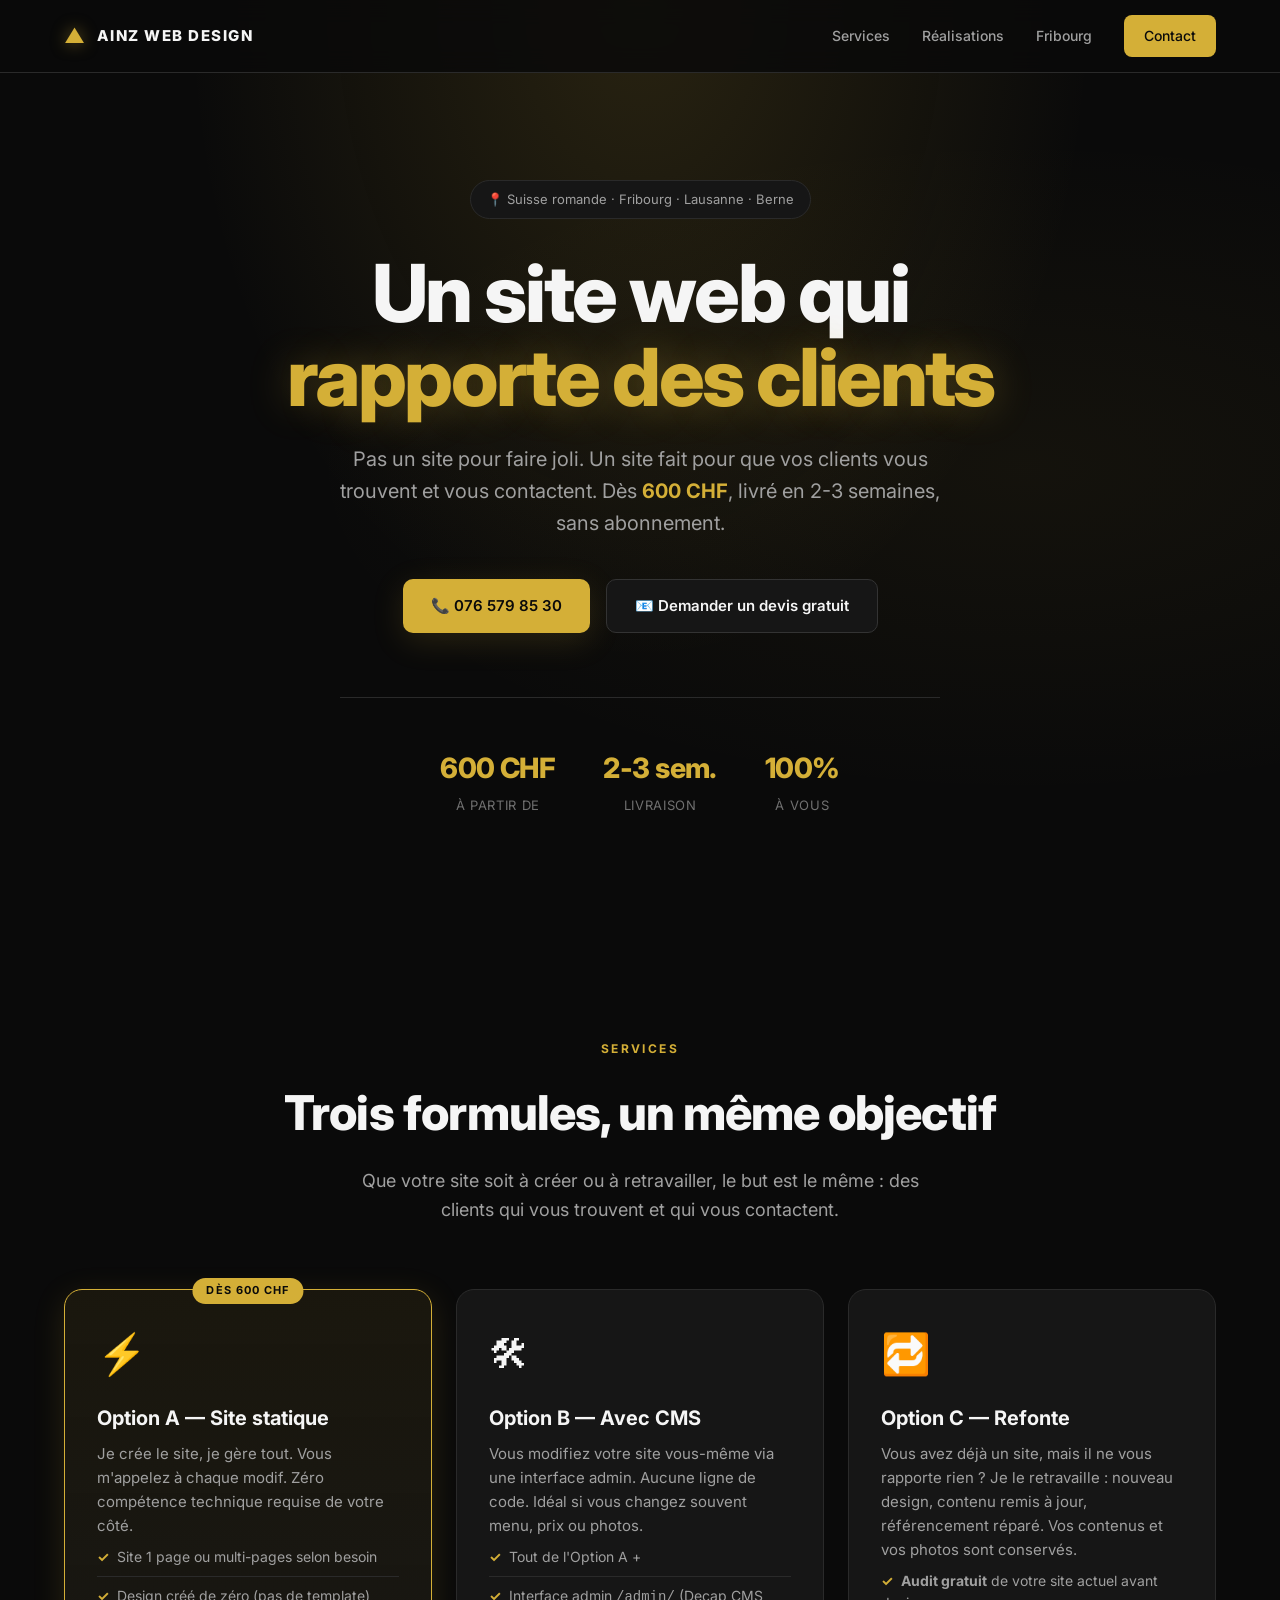
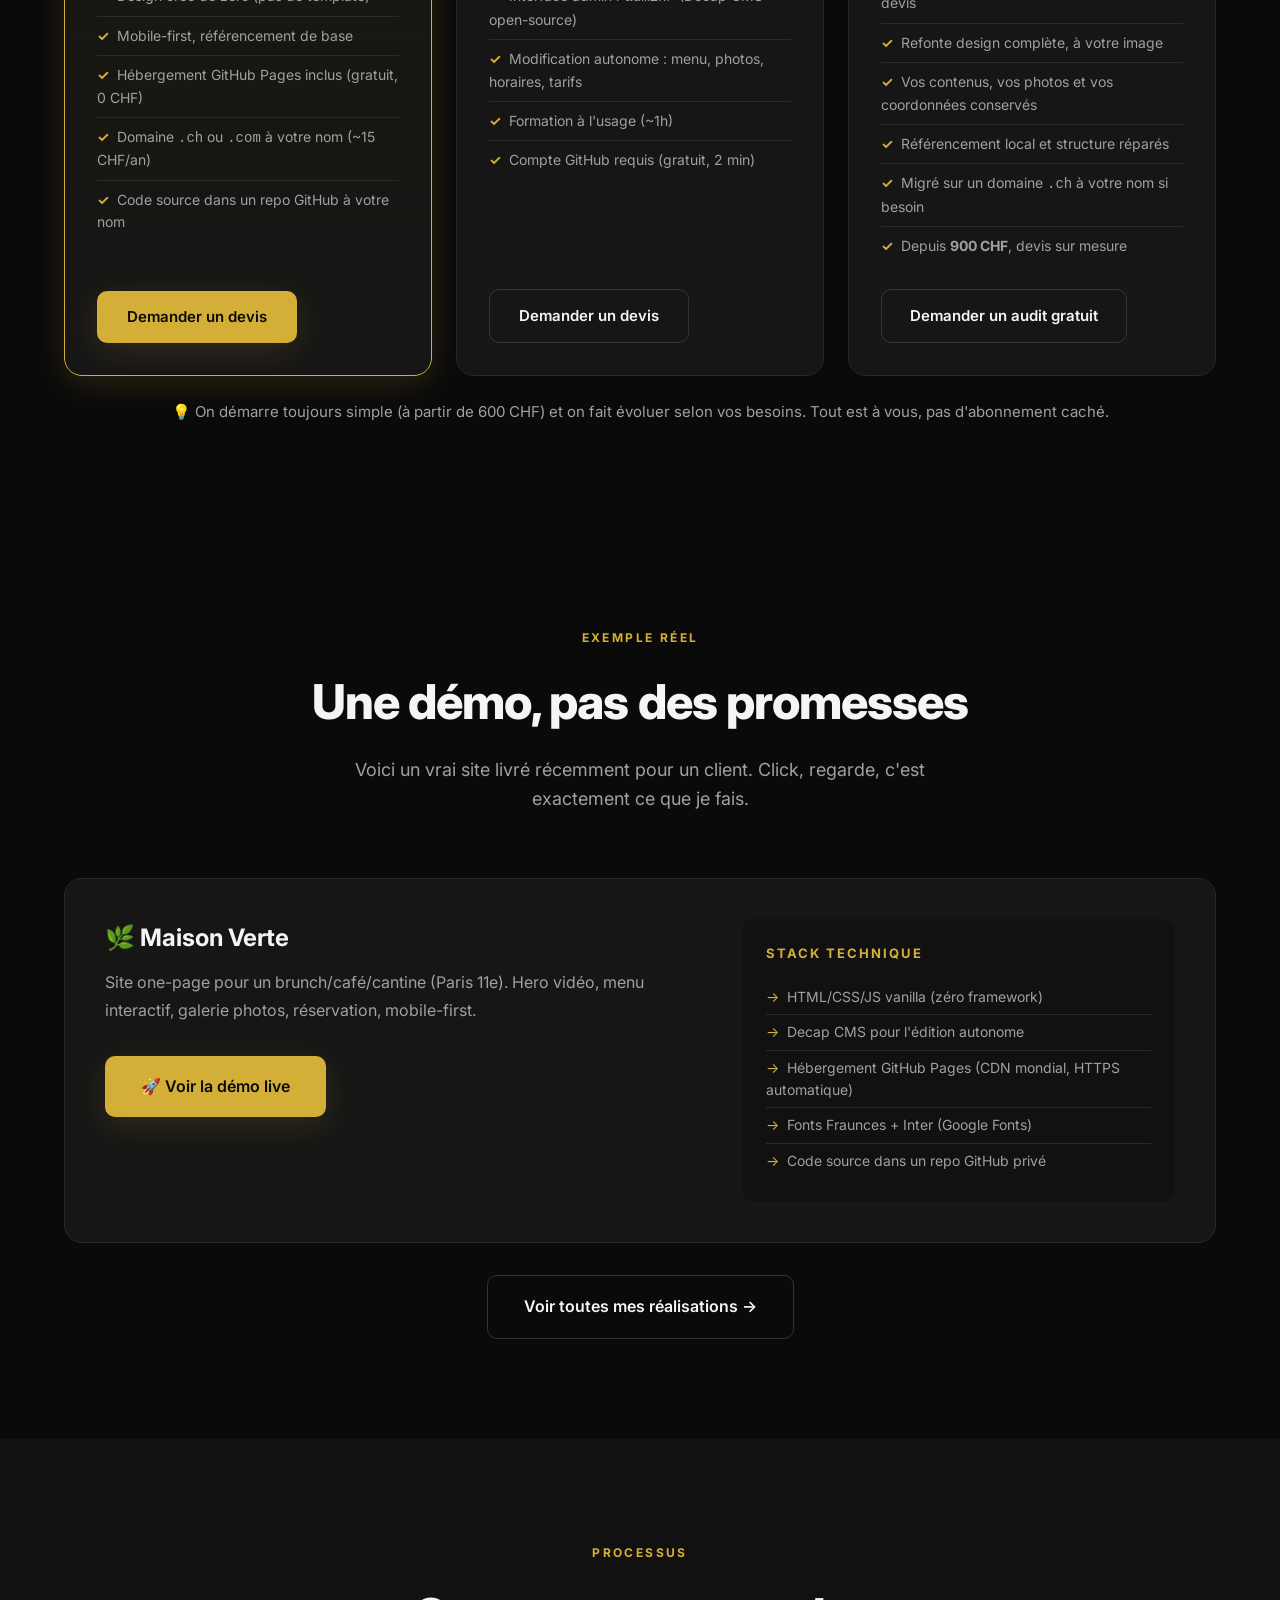
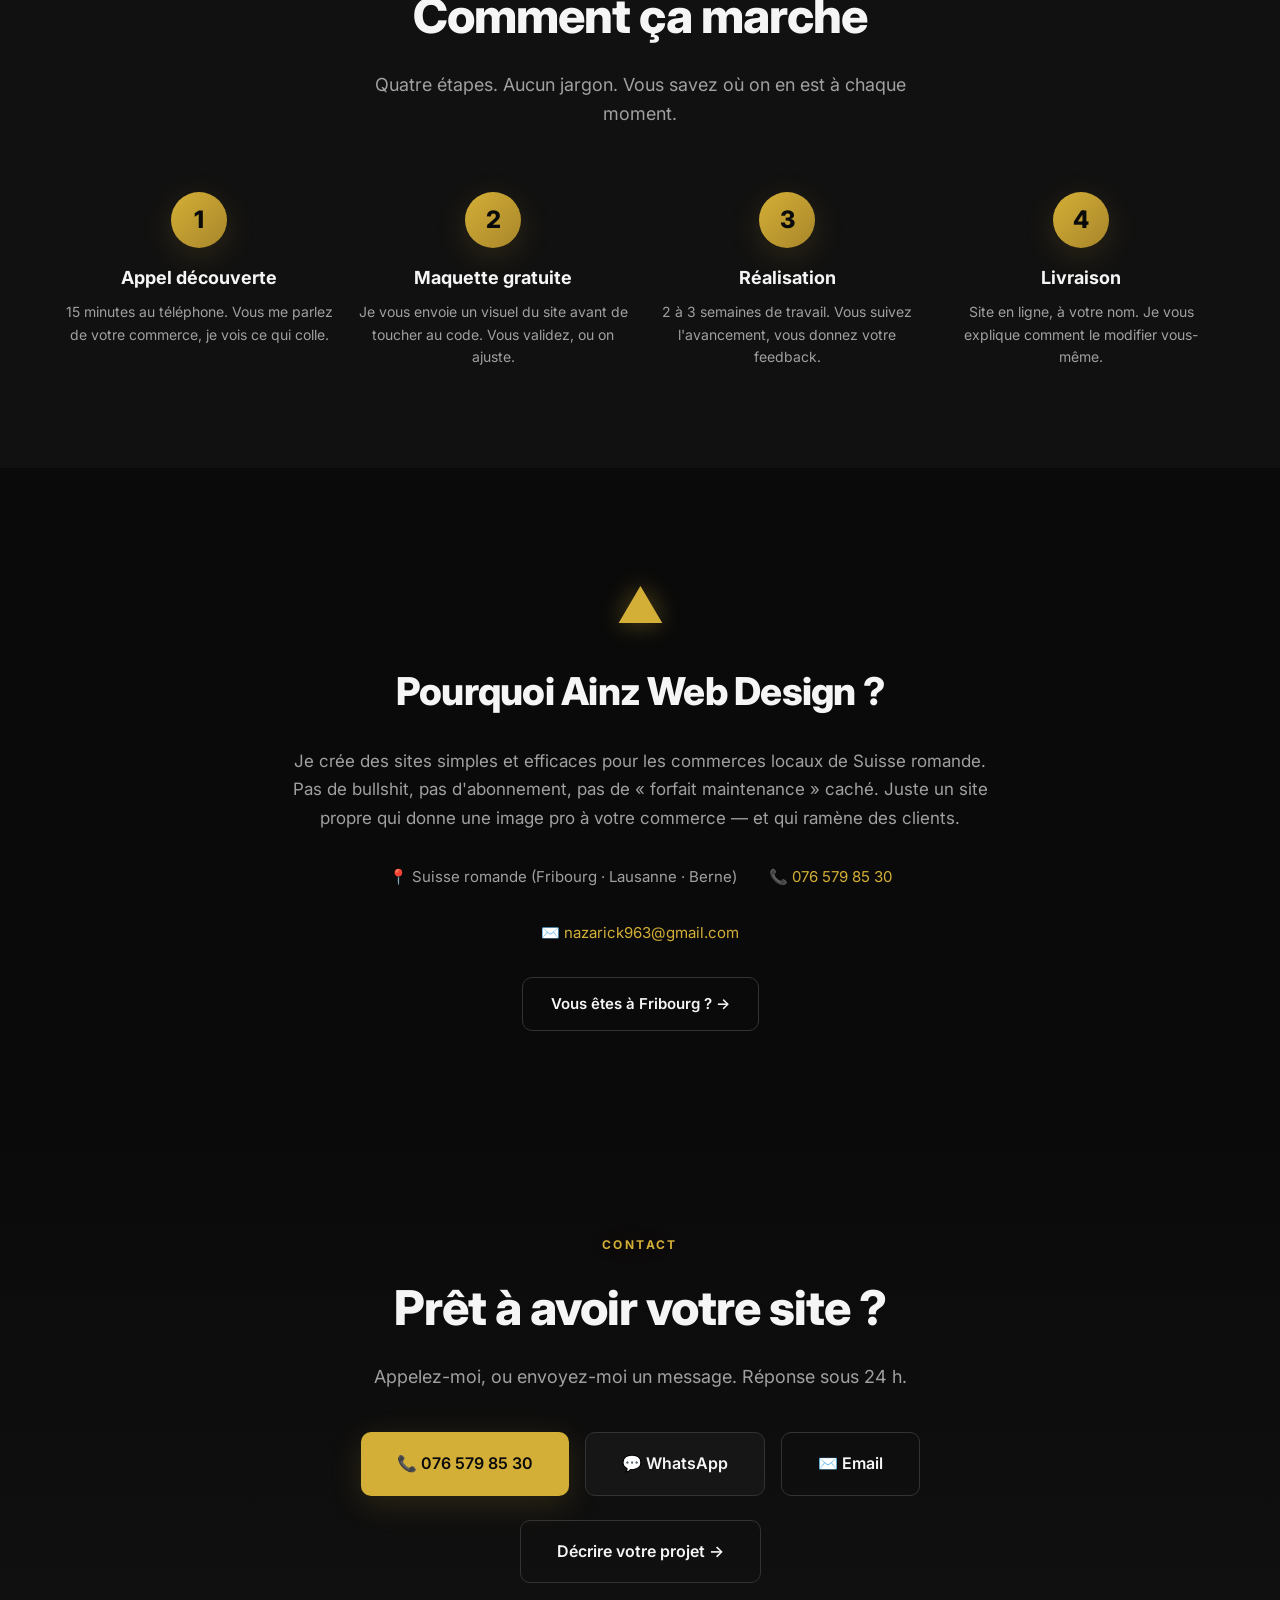
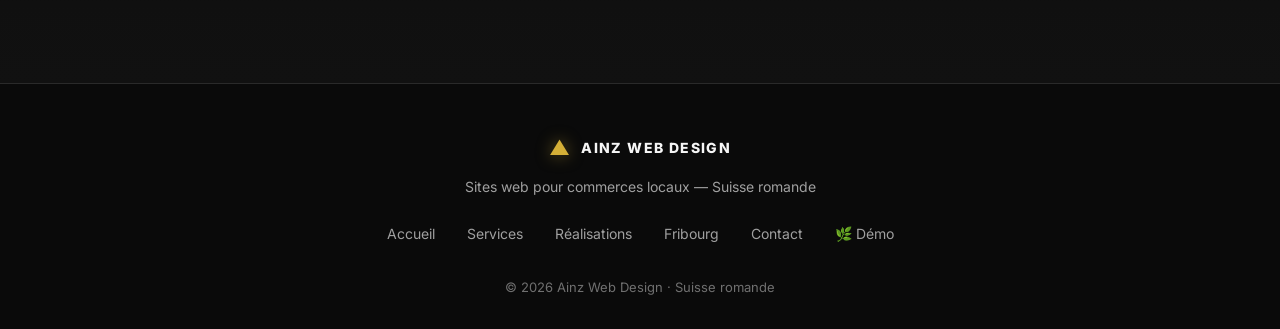
<file: index.html>
<!DOCTYPE html>
<html lang="fr">
<head>
    <meta charset="UTF-8">
    <meta name="viewport" content="width=device-width, initial-scale=1.0">
    <title>Ainz Web Design — Sites web pour commerces locaux (Suisse romande)</title>
    <meta name="description" content="Création de sites web professionnels pour coiffeurs, restaurants, artisans et commerces locaux en Suisse romande. À partir de 600 CHF. Livraison en 2-3 semaines.">
    <meta name="theme-color" content="#0a0a0a">

    <!-- Canonical URL (à mettre à jour une fois le domaine custom actif) -->
    <link rel="canonical" href="https://handsonnazarick.github.io/ainz-webdesign/">

    <!-- Open Graph (partage LinkedIn, WhatsApp, Facebook) -->
    <meta property="og:type" content="website">
    <meta property="og:site_name" content="Ainz Web Design">
    <meta property="og:title" content="Ainz Web Design — Sites web pour commerces locaux (Suisse romande)">
    <meta property="og:description" content="Sites web professionnels pour coiffeurs, restaurants, artisans et commerces locaux. À partir de 600 CHF. Livraison en 2-3 semaines. Pas d'abonnement, pas de bullshit.">
    <meta property="og:url" content="https://handsonnazarick.github.io/ainz-webdesign/">
    <meta property="og:locale" content="fr_CH">

    <!-- Twitter Card -->
    <meta name="twitter:card" content="summary">
    <meta name="twitter:title" content="Ainz Web Design — Sites web pour commerces locaux">
    <meta name="twitter:description" content="Sites web pour coiffeurs, restaurants, artisans en Suisse romande. Dès 600 CHF. Livraison 2-3 semaines.">

    <!-- Schema.org : ProfessionalService (sous-type de LocalBusiness) -->
    <script type="application/ld+json">
    {
      "@context": "https://schema.org",
      "@type": "ProfessionalService",
      "name": "Ainz Web Design",
      "description": "Création de sites web professionnels pour commerces locaux, artisans, restaurateurs et coiffeurs en Suisse romande. Sites vitrines à partir de 600 CHF, livraison en 2-3 semaines.",
      "url": "https://handsonnazarick.github.io/ainz-webdesign/",
      "telephone": "+41765798530",
      "email": "nazarick963@gmail.com",
      "priceRange": "CHF 600-2000",
      "image": "https://handsonnazarick.github.io/ainz-webdesign/",
      "areaServed": [
        { "@type": "AdministrativeArea", "name": "Fribourg" },
        { "@type": "AdministrativeArea", "name": "Vaud" },
        { "@type": "AdministrativeArea", "name": "Berne" },
        { "@type": "AdministrativeArea", "name": "Neuchâtel" },
        { "@type": "AdministrativeArea", "name": "Valais" },
        { "@type": "AdministrativeArea", "name": "Genève" }
      ],
      "serviceType": [
        "Conception de site web",
        "Site vitrine",
        "Site one-page",
        "Site multi-pages",
        "Refonte de site",
        "Intégration CMS"
      ],
      "knowsAbout": [
        "HTML",
        "CSS",
        "JavaScript",
        "SEO local",
        "Responsive design",
        "Google Business Profile"
      ],
      "hasOfferCatalog": {
        "@type": "OfferCatalog",
        "name": "Formules de création de site",
        "itemListElement": [
          {
            "@type": "Offer",
            "itemOffered": {
              "@type": "Service",
              "name": "Site vitrine 1 page",
              "description": "Site one-page avec design sur mesure, mobile-first, référencement de base, hébergement et domaine .ch inclus"
            },
            "price": "600",
            "priceCurrency": "CHF"
          },
          {
            "@type": "Offer",
            "itemOffered": {
              "@type": "Service",
              "name": "Site multi-pages avec SEO local",
              "description": "Site multi-pages avec design personnalisé, SEO local avancé, jusqu'à 5 sections"
            },
            "price": "1200",
            "priceCurrency": "CHF"
          },
          {
            "@type": "Offer",
            "itemOffered": {
              "@type": "Service",
              "name": "Site avancé avec CMS",
              "description": "Site multi-pages avancé avec CMS pour gestion autonome, multilingue et réservation en ligne"
            },
            "price": "2000",
            "priceCurrency": "CHF"
          },
          {
            "@type": "Offer",
            "itemOffered": {
              "@type": "Service",
              "name": "Refonte de site existant",
              "description": "Audit, refonte design et SEO d'un site existant. Devis sur mesure après diagnostic gratuit."
            },
            "price": "900",
            "priceCurrency": "CHF"
          }
        ]
      },
      "address": {
        "@type": "PostalAddress",
        "addressCountry": "CH",
        "addressRegion": "Suisse romande"
      }
    }
    </script>

    <link rel="stylesheet" href="style.css">
    <link rel="preconnect" href="https://fonts.googleapis.com">
    <link rel="preconnect" href="https://fonts.gstatic.com" crossorigin>
    <link href="https://fonts.googleapis.com/css2?family=Inter:wght@400;500;600;700;800&display=swap" rel="stylesheet">
</head>
<body>

    <!-- Navigation -->
    <nav class="nav">
        <div class="container nav-inner">
            <a href="index.html" class="logo">
                <span class="logo-mark">▲</span>
                <span class="logo-text">AINZ WEB DESIGN</span>
            </a>
            <div class="nav-links">
                <a href="services.html">Services</a>
                <a href="realisations.html">Réalisations</a>
                <a href="fribourg.html">Fribourg</a>
                <a href="contact.html" class="nav-cta">Contact</a>
            </div>
            <button class="nav-toggle" aria-label="Menu">
                <span></span><span></span><span></span>
            </button>
        </div>
    </nav>

    <!-- Hero -->
    <header class="hero">
        <div class="hero-bg"></div>
        <div class="container hero-content">
            <div class="hero-badge">📍 Suisse romande · Fribourg · Lausanne · Berne</div>
            <h1 class="hero-title">
                Un site web qui<br>
                <span class="gold">rapporte des clients</span>
            </h1>
            <p class="hero-subtitle">
                Pas un site pour faire joli. Un site fait pour que vos clients vous trouvent
                et vous contactent. Dès <strong>600 CHF</strong>, livré en 2-3 semaines,
                sans abonnement.
            </p>
            <div class="hero-cta">
                <a href="tel:+41765798530" class="btn btn-primary">
                    📞 076 579 85 30
                </a>
                <a href="contact.html" class="btn btn-secondary">
                    📧 Demander un devis gratuit
                </a>
            </div>
            <div class="hero-stats">
                <div class="stat">
                    <div class="stat-num">600 CHF</div>
                    <div class="stat-label">à partir de</div>
                </div>
                <div class="stat">
                    <div class="stat-num">2-3 sem.</div>
                    <div class="stat-label">livraison</div>
                </div>
                <div class="stat">
                    <div class="stat-num">100%</div>
                    <div class="stat-label">à vous</div>
                </div>
            </div>
        </div>
    </header>

    <!-- Services -->
    <section id="services" class="section">
        <div class="container">
            <div class="section-head">
                <span class="section-tag">SERVICES</span>
                <h2>Trois formules, un même objectif</h2>
                <p>Que votre site soit à créer ou à retravailler, le but est le même : des clients qui vous trouvent et qui vous contactent.</p>
            </div>
            <div class="services-grid">
                <div class="service-card pricing-featured">
                    <div class="pricing-badge">DÈS 600 CHF</div>
                    <div class="service-icon">⚡</div>
                    <h3>Option A — Site statique</h3>
                    <p>Je crée le site, je gère tout. Vous m'appelez à chaque modif. Zéro compétence technique requise de votre côté.</p>
                    <ul class="pricing-features">
                        <li>Site 1 page ou multi-pages selon besoin</li>
                        <li>Design créé de zéro (pas de template)</li>
                        <li>Mobile-first, référencement de base</li>
                        <li>Hébergement GitHub Pages inclus (gratuit, 0 CHF)</li>
                        <li>Domaine <code>.ch</code> ou <code>.com</code> à votre nom (~15 CHF/an)</li>
                        <li>Code source dans un repo GitHub à votre nom</li>
                    </ul>
                    <a href="contact.html" class="btn btn-primary">Demander un devis</a>
                </div>
                <div class="service-card">
                    <div class="service-icon">🛠</div>
                    <h3>Option B — Avec CMS</h3>
                    <p>Vous modifiez votre site vous-même via une interface admin. Aucune ligne de code. Idéal si vous changez souvent menu, prix ou photos.</p>
                    <ul class="pricing-features">
                        <li>Tout de l'Option A +</li>
                        <li>Interface admin <code>/admin/</code> (Decap CMS open-source)</li>
                        <li>Modification autonome : menu, photos, horaires, tarifs</li>
                        <li>Formation à l'usage (~1h)</li>
                        <li>Compte GitHub requis (gratuit, 2 min)</li>
                    </ul>
                    <a href="contact.html" class="btn btn-outline">Demander un devis</a>
                </div>
                <div class="service-card">
                    <div class="service-icon">🔁</div>
                    <h3>Option C — Refonte</h3>
                    <p>Vous avez déjà un site, mais il ne vous rapporte rien ? Je le retravaille : nouveau design, contenu remis à jour, référencement réparé. Vos contenus et vos photos sont conservés.</p>
                    <ul class="pricing-features">
                        <li><strong>Audit gratuit</strong> de votre site actuel avant devis</li>
                        <li>Refonte design complète, à votre image</li>
                        <li>Vos contenus, vos photos et vos coordonnées conservés</li>
                        <li>Référencement local et structure réparés</li>
                        <li>Migré sur un domaine <code>.ch</code> à votre nom si besoin</li>
                        <li>Depuis <strong>900 CHF</strong>, devis sur mesure</li>
                    </ul>
                    <a href="contact.html" class="btn btn-outline">Demander un audit gratuit</a>
                </div>
            </div>
            <p class="pricing-note">
                💡 On démarre toujours simple (à partir de 600 CHF) et on fait évoluer selon vos besoins. Tout est à vous, pas d'abonnement caché.
            </p>
        </div>
    </section>

    <!-- Realisations preview -->
    <section id="examples" class="section">
        <div class="container">
            <div class="section-head">
                <span class="section-tag">EXEMPLE RÉEL</span>
                <h2>Une démo, pas des promesses</h2>
                <p>Voici un vrai site livré récemment pour un client. Click, regarde, c'est exactement ce que je fais.</p>
            </div>
            <div class="demo-cta">
                <div class="demo-info">
                    <h3>🌿 Maison Verte</h3>
                    <p>Site one-page pour un brunch/café/cantine (Paris 11e). Hero vidéo, menu interactif, galerie photos, réservation, mobile-first.</p>
                    <a href="https://handsonnazarick.github.io/demo-restaurant-public/"
                       target="_blank" rel="noopener" class="btn btn-primary btn-large" style="margin-top:24px;">
                        🚀 Voir la démo live
                    </a>
                </div>
                <div class="demo-tech">
                    <h4>Stack technique</h4>
                    <ul>
                        <li>HTML/CSS/JS vanilla (zéro framework)</li>
                        <li>Decap CMS pour l'édition autonome</li>
                        <li>Hébergement GitHub Pages (CDN mondial, HTTPS automatique)</li>
                        <li>Fonts Fraunces + Inter (Google Fonts)</li>
                        <li>Code source dans un repo GitHub privé</li>
                    </ul>
                </div>
            </div>
            <div style="text-align:center;margin-top:32px;">
                <a href="realisations.html" class="btn btn-outline btn-large">Voir toutes mes réalisations →</a>
            </div>
        </div>
    </section>

    <!-- Process -->
    <section id="process" class="section section-alt">
        <div class="container">
            <div class="section-head">
                <span class="section-tag">PROCESSUS</span>
                <h2>Comment ça marche</h2>
                <p>Quatre étapes. Aucun jargon. Vous savez où on en est à chaque moment.</p>
            </div>
            <div class="process-grid">
                <div class="process-step">
                    <div class="process-num">1</div>
                    <h3>Appel découverte</h3>
                    <p>15 minutes au téléphone. Vous me parlez de votre commerce, je vois ce qui colle.</p>
                </div>
                <div class="process-step">
                    <div class="process-num">2</div>
                    <h3>Maquette gratuite</h3>
                    <p>Je vous envoie un visuel du site avant de toucher au code. Vous validez, ou on ajuste.</p>
                </div>
                <div class="process-step">
                    <div class="process-num">3</div>
                    <h3>Réalisation</h3>
                    <p>2 à 3 semaines de travail. Vous suivez l'avancement, vous donnez votre feedback.</p>
                </div>
                <div class="process-step">
                    <div class="process-num">4</div>
                    <h3>Livraison</h3>
                    <p>Site en ligne, à votre nom. Je vous explique comment le modifier vous-même.</p>
                </div>
            </div>
        </div>
    </section>

    <!-- About -->
    <section class="section">
        <div class="container">
            <div class="about">
                <div class="about-icon">▲</div>
                <h2>Pourquoi Ainz Web Design ?</h2>
                <p>
                    Je crée des sites simples et efficaces pour les commerces locaux de Suisse romande.
                    Pas de bullshit, pas d'abonnement, pas de « forfait maintenance » caché.
                    Juste un site propre qui donne une image pro à votre commerce — et qui ramène des clients.
                </p>
                <div class="about-meta">
                    <div>📍 Suisse romande (Fribourg · Lausanne · Berne)</div>
                    <div>📞 <a href="tel:+41765798530">076 579 85 30</a></div>
                    <div>✉️ <a href="mailto:nazarick963@gmail.com">nazarick963@gmail.com</a></div>
                </div>
                <div style="margin-top:32px;">
                    <a href="fribourg.html" class="btn btn-outline">Vous êtes à Fribourg ? →</a>
                </div>
            </div>
        </div>
    </section>

    <!-- Contact -->
    <section id="contact" class="section section-cta">
        <div class="container">
            <div class="cta-content">
                <span class="section-tag gold">CONTACT</span>
                <h2>Prêt à avoir votre site ?</h2>
                <p>Appelez-moi, ou envoyez-moi un message. Réponse sous 24 h.</p>
                <div class="cta-buttons">
                    <a href="tel:+41765798530" class="btn btn-primary btn-large">
                        📞 076 579 85 30
                    </a>
                    <a href="https://wa.me/41765798530?text=Bonjour%2C%20je%20souhaite%20un%20devis%20pour%20un%20site%20web"
                       target="_blank" rel="noopener" class="btn btn-secondary btn-large">
                        💬 WhatsApp
                    </a>
                    <a href="mailto:nazarick963@gmail.com?subject=Demande%20de%20devis%20site%20web"
                       class="btn btn-outline btn-large">
                        ✉️ Email
                    </a>
                </div>
                <div style="margin-top:24px;">
                    <a href="contact.html" class="btn btn-outline btn-large">Décrire votre projet →</a>
                </div>
            </div>
        </div>
    </section>

    <!-- Footer -->
    <footer class="footer">
        <div class="container">
            <div class="footer-inner">
                <div class="footer-brand">
                    <span class="logo-mark">▲</span>
                    <span class="logo-text">AINZ WEB DESIGN</span>
                </div>
                <p class="footer-tagline">Sites web pour commerces locaux — Suisse romande</p>
                <div class="footer-links">
                    <a href="index.html">Accueil</a>
                    <a href="services.html">Services</a>
                    <a href="realisations.html">Réalisations</a>
                    <a href="fribourg.html">Fribourg</a>
                    <a href="contact.html">Contact</a>
                    <a href="https://handsonnazarick.github.io/demo-restaurant-public/"
                       target="_blank" rel="noopener">🌿 Démo</a>
                </div>
                <p class="footer-copy">© 2026 Ainz Web Design · Suisse romande</p>
            </div>
        </div>
    </footer>

    <script src="script.js"></script>
</body>
</html>
</file>
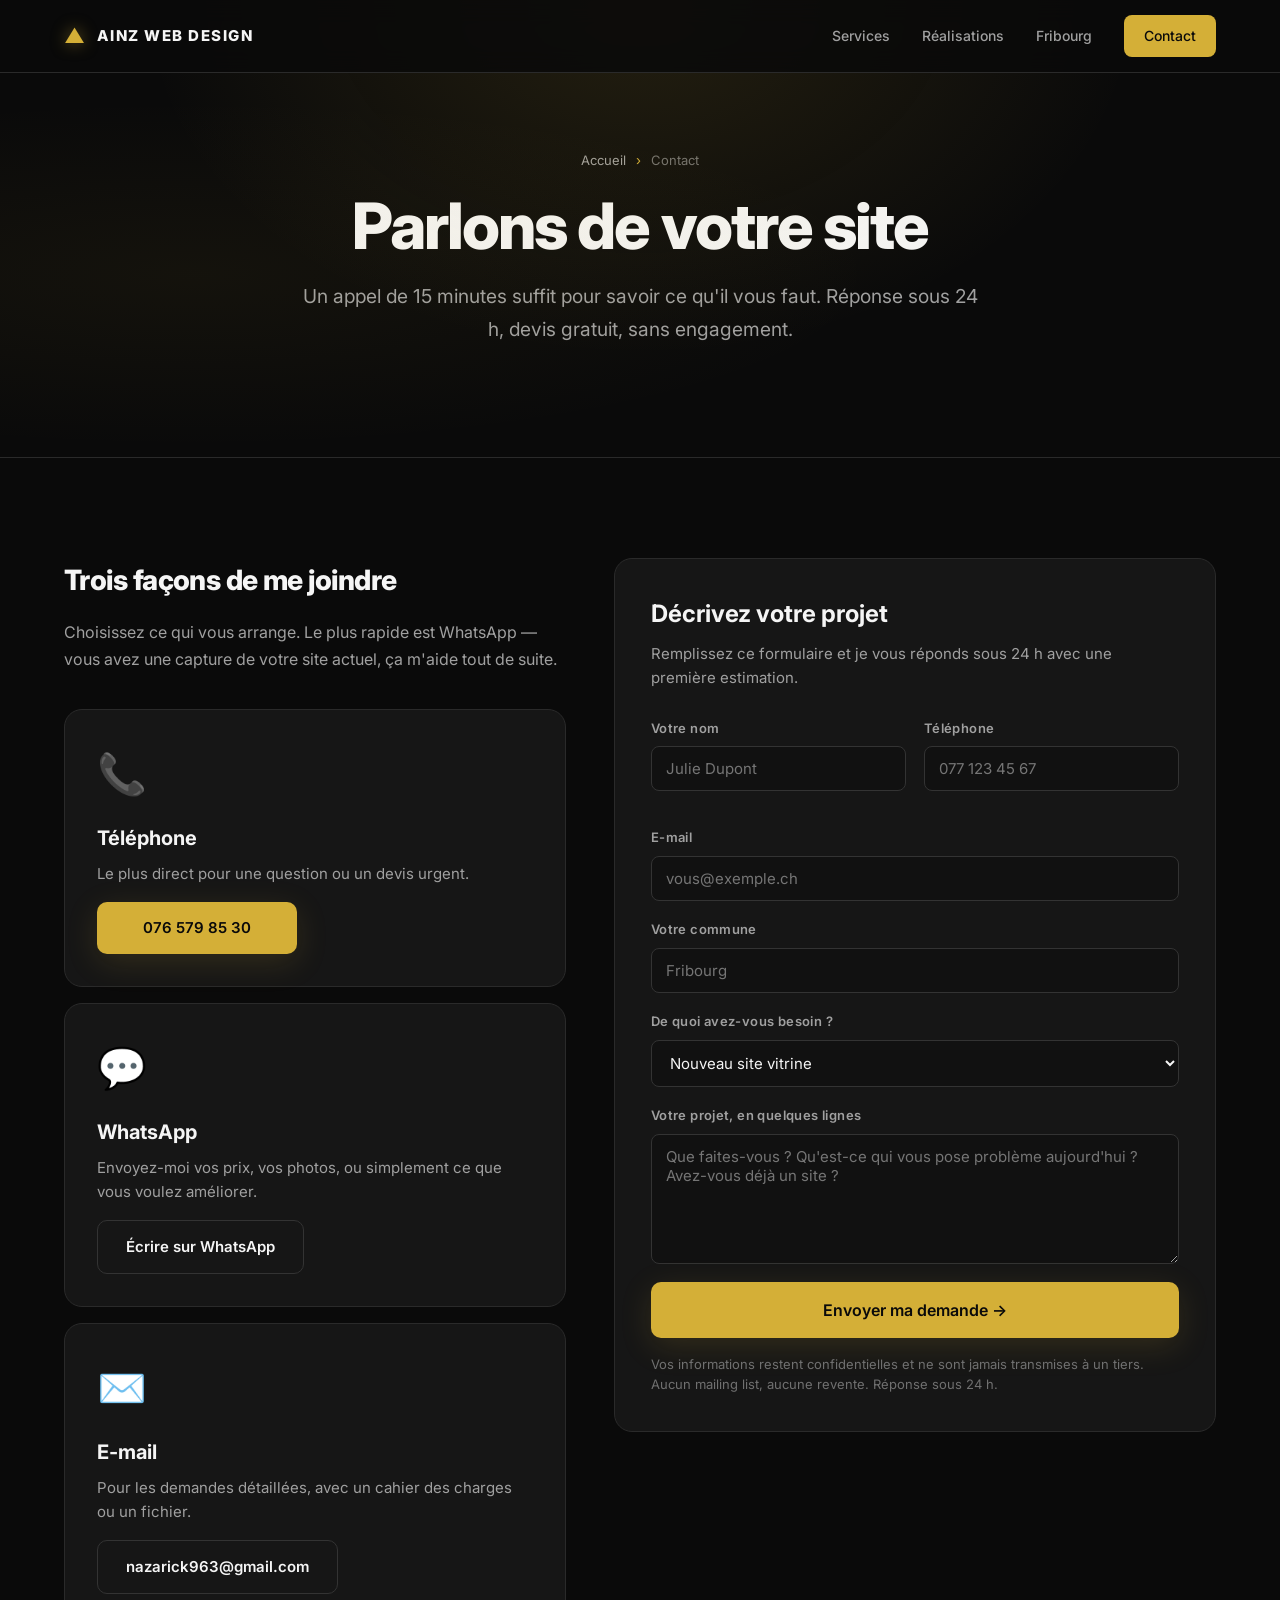
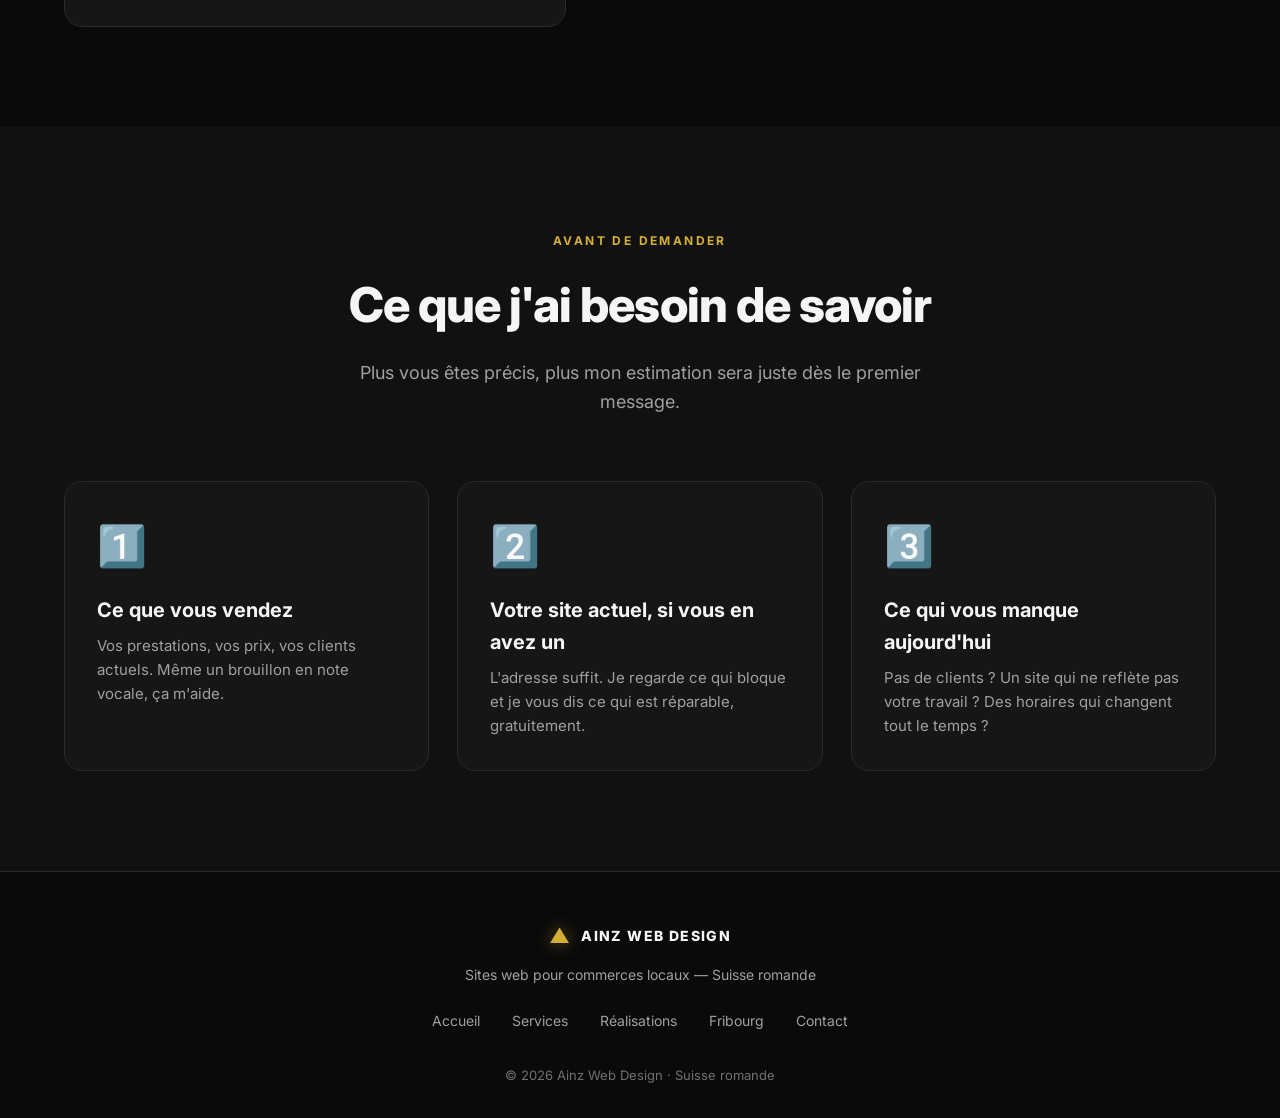
<file: contact.html>
<!DOCTYPE html>
<html lang="fr">
<head>
    <meta charset="UTF-8">
    <meta name="viewport" content="width=device-width, initial-scale=1.0">
    <title>Contact — Parlons de votre site web | Ainz Web Design</title>
    <meta name="description" content="Demandez un devis gratuit pour votre site web. Réponse sous 24 h. Téléphone, WhatsApp ou e-mail : 076 579 85 30.">
    <meta name="theme-color" content="#0a0a0a">

    <link rel="canonical" href="https://handsonnazarick.github.io/ainz-webdesign/contact.html">

    <meta property="og:type" content="website">
    <meta property="og:site_name" content="Ainz Web Design">
    <meta property="og:title" content="Contact — Parlons de votre site web">
    <meta property="og:description" content="Devis gratuit, réponse sous 24 h. Téléphone, WhatsApp ou e-mail.">
    <meta property="og:url" content="https://handsonnazarick.github.io/ainz-webdesign/contact.html">
    <meta property="og:locale" content="fr_CH">

    <meta name="twitter:card" content="summary">
    <meta name="twitter:title" content="Contact — Parlons de votre site web">
    <meta name="twitter:description" content="Devis gratuit, réponse sous 24 h.">

    <script type="application/ld+json">
    {
      "@context": "https://schema.org",
      "@type": "ContactPage",
      "url": "https://handsonnazarick.github.io/ainz-webdesign/contact.html",
      "mainEntity": {
        "@type": "ProfessionalService",
        "name": "Ainz Web Design",
        "telephone": "+41765798530",
        "email": "nazarick963@gmail.com",
        "url": "https://handsonnazarick.github.io/ainz-webdesign/",
        "areaServed": [
          { "@type": "AdministrativeArea", "name": "Fribourg" },
          { "@type": "AdministrativeArea", "name": "Vaud" },
          { "@type": "AdministrativeArea", "name": "Berne" },
          { "@type": "AdministrativeArea", "name": "Neuchâtel" },
          { "@type": "AdministrativeArea", "name": "Valais" },
          { "@type": "AdministrativeArea", "name": "Genève" }
        ]
      }
    }
    </script>

    <link rel="stylesheet" href="style.css">
    <link rel="preconnect" href="https://fonts.googleapis.com">
    <link rel="preconnect" href="https://fonts.gstatic.com" crossorigin>
    <link href="https://fonts.googleapis.com/css2?family=Inter:wght@400;500;600;700;800&display=swap" rel="stylesheet">
</head>
<body>

    <nav class="nav">
        <div class="container nav-inner">
            <a href="index.html" class="logo">
                <span class="logo-mark">▲</span>
                <span class="logo-text">AINZ WEB DESIGN</span>
            </a>
            <div class="nav-links">
                <a href="services.html">Services</a>
                <a href="realisations.html">Réalisations</a>
                <a href="fribourg.html">Fribourg</a>
                <a href="contact.html" class="nav-cta">Contact</a>
            </div>
            <button class="nav-toggle" aria-label="Menu">
                <span></span><span></span><span></span>
            </button>
        </div>
    </nav>

    <header class="page-hero">
        <div class="hero-bg"></div>
        <div class="container">
            <div class="breadcrumb">
                <a href="index.html">Accueil</a> <span>›</span> Contact
            </div>
            <h1>Parlons de votre site</h1>
            <p>
                Un appel de 15 minutes suffit pour savoir ce qu'il vous faut.
                Réponse sous 24 h, devis gratuit, sans engagement.
            </p>
        </div>
    </header>

    <section class="section">
        <div class="container">
            <div class="contact-grid">

                <div>
                    <div class="about" style="text-align:left;max-width:none;margin-bottom:36px;">
                        <h2 style="font-size:1.75rem;margin-bottom:16px;">Trois façons de me joindre</h2>
                        <p style="font-size:16px;">
                            Choisissez ce qui vous arrange. Le plus rapide est WhatsApp — vous avez
                            une capture de votre site actuel, ça m'aide tout de suite.
                        </p>
                    </div>

                    <div class="service-card" style="margin-bottom:16px;">
                        <div class="service-icon">📞</div>
                        <h3>Téléphone</h3>
                        <p>Le plus direct pour une question ou un devis urgent.</p>
                        <a href="tel:+41765798530" class="btn btn-primary" style="margin-top:16px;">076 579 85 30</a>
                    </div>

                    <div class="service-card" style="margin-bottom:16px;">
                        <div class="service-icon">💬</div>
                        <h3>WhatsApp</h3>
                        <p>Envoyez-moi vos prix, vos photos, ou simplement ce que vous voulez améliorer.</p>
                        <a href="https://wa.me/41765798530?text=Bonjour%2C%20je%20souhaite%20un%20devis%20pour%20un%20site%20web" target="_blank" rel="noopener" class="btn btn-secondary" style="margin-top:16px;">Écrire sur WhatsApp</a>
                    </div>

                    <div class="service-card">
                        <div class="service-icon">✉️</div>
                        <h3>E-mail</h3>
                        <p>Pour les demandes détaillées, avec un cahier des charges ou un fichier.</p>
                        <a href="mailto:nazarick963@gmail.com?subject=Demande%20de%20devis%20site%20web" class="btn btn-outline" style="margin-top:16px;">nazarick963@gmail.com</a>
                    </div>
                </div>

                <div class="contact-form">
                    <h3 style="font-size:1.5rem;font-weight:700;margin-bottom:8px;">Décrivez votre projet</h3>
                    <p style="color:var(--text-dim);font-size:15px;margin-bottom:28px;">
                        Remplissez ce formulaire et je vous réponds sous 24 h avec une première estimation.
                    </p>

                    <form action="https://formsubmit.co/nazarick963@gmail.com" method="POST" enctype="multipart/form-data">
                        <input type="hidden" name="_subject" value="Nouvelle demande de devis — Ainz Web Design">
                        <input type="hidden" name="_captcha" value="false">
                        <input type="hidden" name="_template" value="table">
                        <input type="hidden" name="_next" value="https://handsonnazarick.github.io/ainz-webdesign/contact.html?envoye=1">

                        <div class="form-row">
                            <div class="form-field">
                                <label for="nom">Votre nom</label>
                                <input type="text" id="nom" name="nom" placeholder="Julie Dupont" required>
                            </div>
                            <div class="form-field">
                                <label for="telephone">Téléphone</label>
                                <input type="tel" id="telephone" name="telephone" placeholder="077 123 45 67">
                            </div>
                        </div>

                        <div class="form-field">
                            <label for="email">E-mail</label>
                            <input type="email" id="email" name="email" placeholder="vous@exemple.ch" required>
                        </div>

                        <div class="form-field">
                            <label for="commune">Votre commune</label>
                            <input type="text" id="commune" name="commune" placeholder="Fribourg">
                        </div>

                        <div class="form-field">
                            <label for="type">De quoi avez-vous besoin ?</label>
                            <select id="type" name="type">
                                <option value="Nouveau site vitrine">Nouveau site vitrine</option>
                                <option value="Site multi-pages / référencement local">Site multi-pages / référencement local</option>
                                <option value="Site avec interface d'administration">Site avec interface d'administration</option>
                                <option value="Refonte de mon site existant">Refonte de mon site existant</option>
                                <option value="Audit de mon site actuel">Audit de mon site actuel</option>
                                <option value="Autre / je ne sais pas encore">Autre / je ne sais pas encore</option>
                            </select>
                        </div>

                        <div class="form-field">
                            <label for="message">Votre projet, en quelques lignes</label>
                            <textarea id="message" name="message" placeholder="Que faites-vous ? Qu'est-ce qui vous pose problème aujourd'hui ? Avez-vous déjà un site ?"></textarea>
                        </div>

                        <button type="submit" class="btn btn-primary btn-large" style="width:100%;">Envoyer ma demande →</button>

                        <p class="form-note">
                            Vos informations restent confidentielles et ne sont jamais transmises à un tiers.
                            Aucun mailing list, aucune revente. Réponse sous 24 h.
                        </p>
                    </form>
                </div>

            </div>
        </div>
    </section>

    <section class="section section-alt">
        <div class="container">
            <div class="section-head">
                <span class="section-tag">AVANT DE DEMANDER</span>
                <h2>Ce que j'ai besoin de savoir</h2>
                <p>Plus vous êtes précis, plus mon estimation sera juste dès le premier message.</p>
            </div>

            <div class="content-grid">
                <div class="service-card">
                    <div class="service-icon">1️⃣</div>
                    <h3>Ce que vous vendez</h3>
                    <p>Vos prestations, vos prix, vos clients actuels. Même un brouillon en note vocale, ça m'aide.</p>
                </div>
                <div class="service-card">
                    <div class="service-icon">2️⃣</div>
                    <h3>Votre site actuel, si vous en avez un</h3>
                    <p>L'adresse suffit. Je regarde ce qui bloque et je vous dis ce qui est réparable, gratuitement.</p>
                </div>
                <div class="service-card">
                    <div class="service-icon">3️⃣</div>
                    <h3>Ce qui vous manque aujourd'hui</h3>
                    <p>Pas de clients ? Un site qui ne reflète pas votre travail ? Des horaires qui changent tout le temps ?</p>
                </div>
            </div>
        </div>
    </section>

    <footer class="footer">
        <div class="container">
            <div class="footer-inner">
                <div class="footer-brand">
                    <span class="logo-mark">▲</span>
                    <span class="logo-text">AINZ WEB DESIGN</span>
                </div>
                <p class="footer-tagline">Sites web pour commerces locaux — Suisse romande</p>
                <div class="footer-links">
                    <a href="index.html">Accueil</a>
                    <a href="services.html">Services</a>
                    <a href="realisations.html">Réalisations</a>
                    <a href="fribourg.html">Fribourg</a>
                    <a href="contact.html">Contact</a>
                </div>
                <p class="footer-copy">© 2026 Ainz Web Design · Suisse romande</p>
            </div>
        </div>
    </footer>

    <script src="script.js"></script>
</body>
</html>
</file>
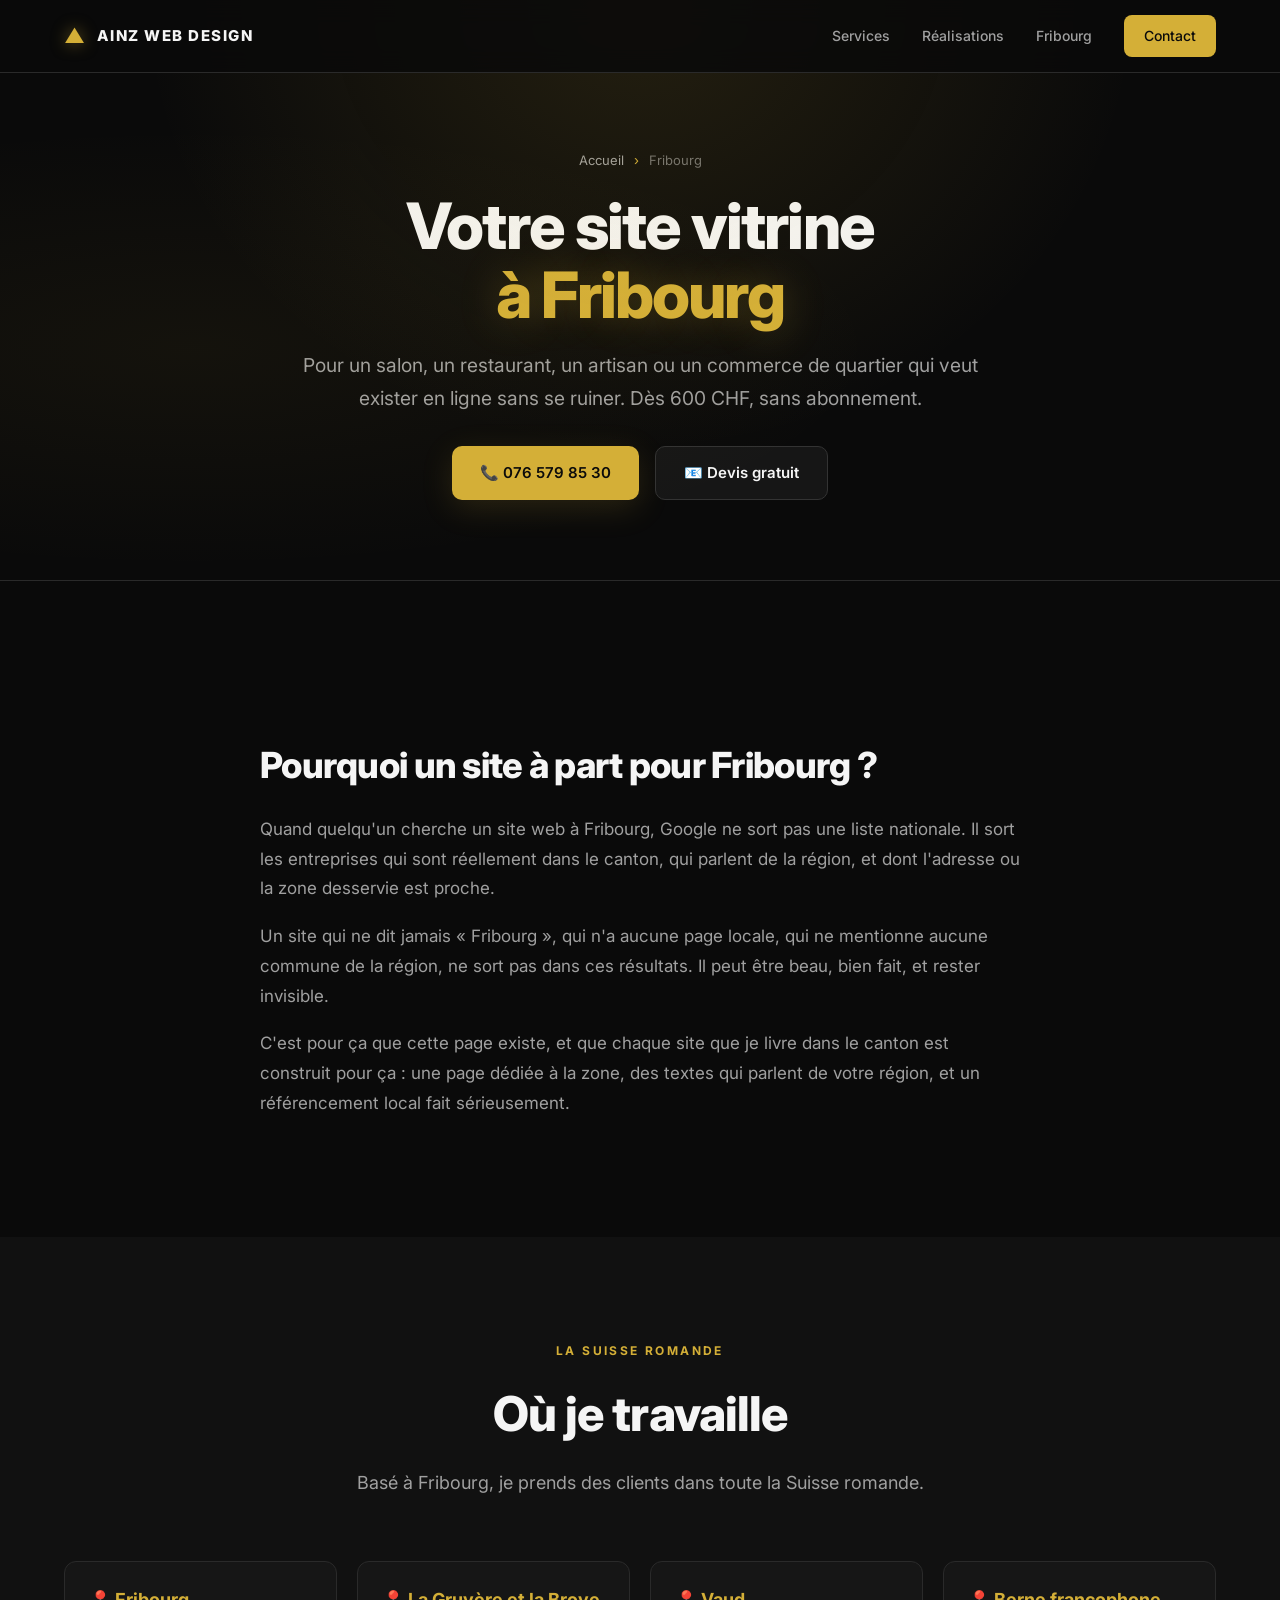
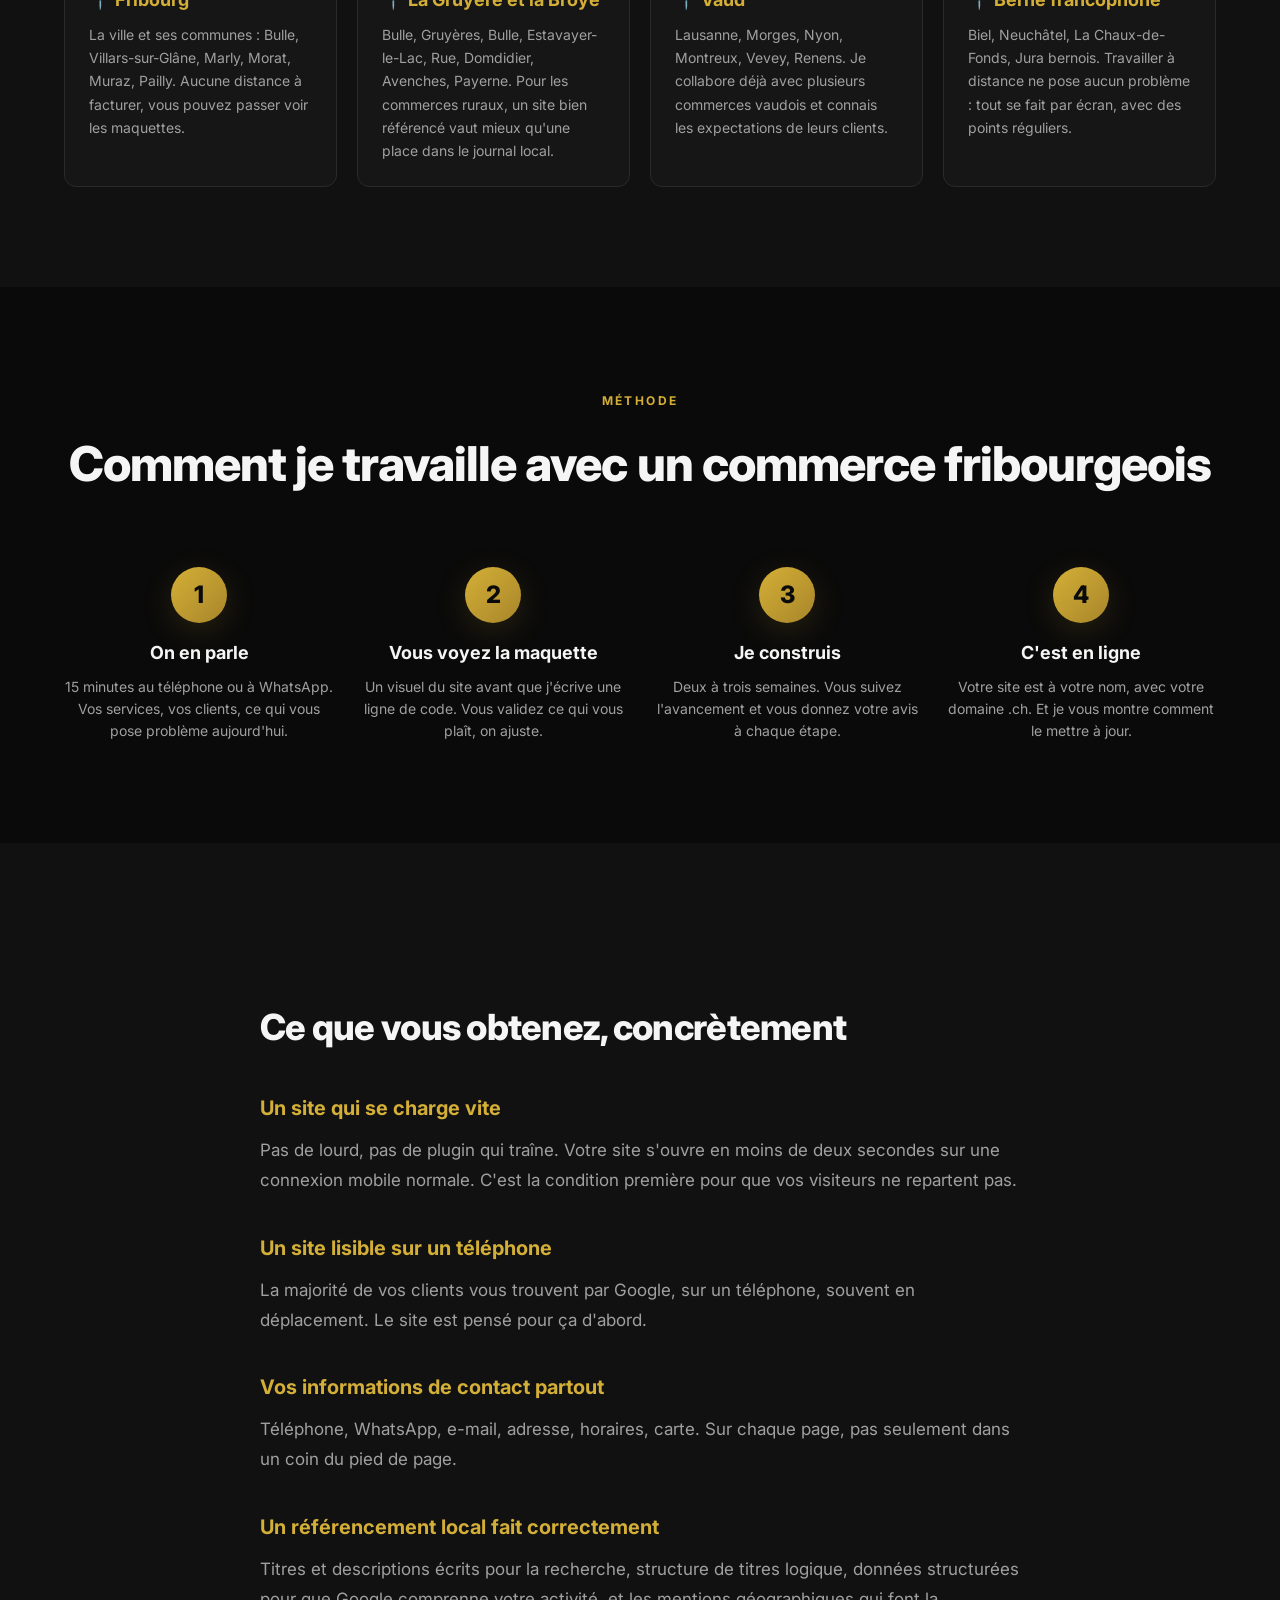
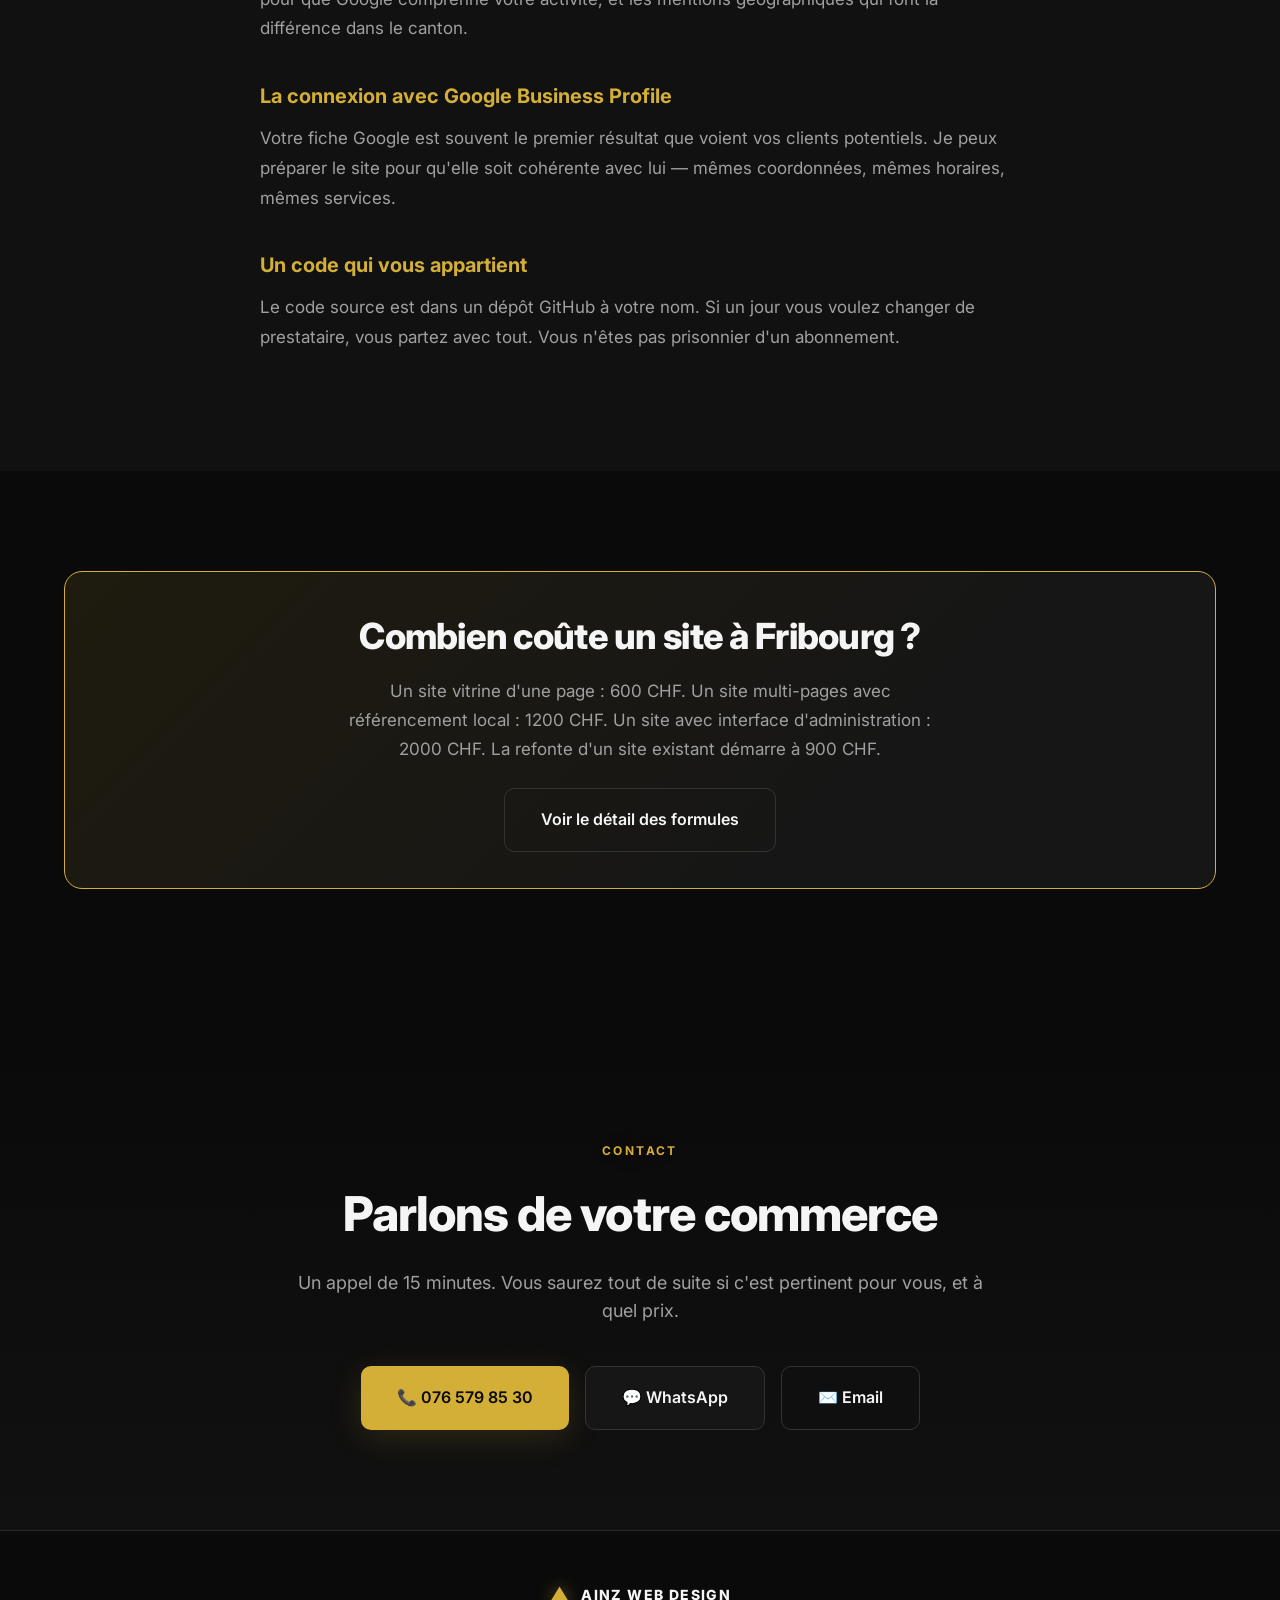
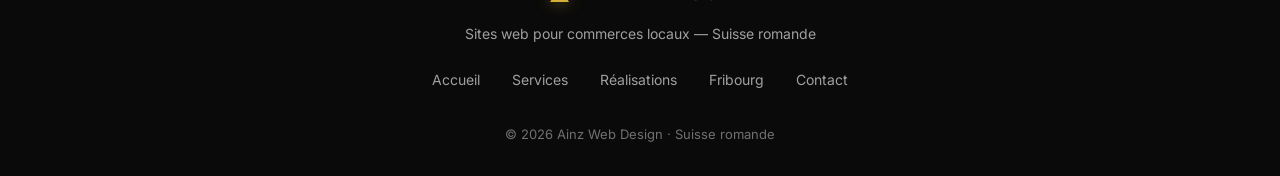
<file: fribourg.html>
<!DOCTYPE html>
<html lang="fr">
<head>
    <meta charset="UTF-8">
    <meta name="viewport" content="width=device-width, initial-scale=1.0">
    <title>Création de site web à Fribourg — Votre site vitrine local | Ainz Web Design</title>
    <meta name="description" content="Création de site web pour les commerces de Fribourg. Site vitrine dès 600 CHF, référencement local, livraison en 2-3 semaines. Devis gratuit, sans engagement.">
    <meta name="theme-color" content="#0a0a0a">

    <link rel="canonical" href="https://handsonnazarick.github.io/ainz-webdesign/fribourg.html">

    <meta property="og:type" content="website">
    <meta property="og:site_name" content="Ainz Web Design">
    <meta property="og:title" content="Création de site web à Fribourg — Site vitrine local">
    <meta property="og:description" content="Sites web pour les commerces de Fribourg. Dès 600 CHF, référencement local, livraison en 2-3 semaines.">
    <meta property="og:url" content="https://handsonnazarick.github.io/ainz-webdesign/fribourg.html">
    <meta property="og:locale" content="fr_CH">

    <meta name="twitter:card" content="summary">
    <meta name="twitter:title" content="Création de site web à Fribourg">
    <meta name="twitter:description" content="Sites web pour les commerces de Fribourg. Dès 600 CHF, sans abonnement.">

    <script type="application/ld+json">
    {
      "@context": "https://schema.org",
      "@type": "ProfessionalService",
      "name": "Ainz Web Design — Fribourg",
      "description": "Création de sites web pour les commerces de Fribourg et de la région : salons, restaurants, artisans, commerces de proximité. Sites vitrines dès 600 CHF.",
      "url": "https://handsonnazarick.github.io/ainz-webdesign/fribourg.html",
      "telephone": "+41765798530",
      "email": "nazarick963@gmail.com",
      "priceRange": "CHF 600-2000",
      "image": "https://handsonnazarick.github.io/ainz-webdesign/",
      "areaServed": [
        { "@type": "City", "name": "Fribourg" },
        { "@type": "City", "name": "Bulle" },
        { "@type": "City", "name": "Villars-sur-Glâne" },
        { "@type": "City", "name": "Marly" },
        { "@type": "City", "name": "Morat" },
        { "@type": "City", "name": "Vevey" },
        { "@type": "AdministrativeArea", "name": "Fribourg" }
      ],
      "address": {
        "@type": "PostalAddress",
        "addressLocality": "Fribourg",
        "addressRegion": "Fribourg",
        "addressCountry": "CH"
      },
      "serviceType": [
        "Conception de site web à Fribourg",
        "Site vitrine",
        "Site one-page",
        "Refonte de site",
        "Référencement local Fribourg"
      ],
      "hasOfferCatalog": {
        "@type": "OfferCatalog",
        "name": "Formules de création de site à Fribourg",
        "itemListElement": [
          {
            "@type": "Offer",
            "itemOffered": {
              "@type": "Service",
              "name": "Site vitrine 1 page à Fribourg",
              "description": "Site one-page avec design sur mesure, mobile-first, référencement de base, hébergement et domaine .ch inclus"
            },
            "price": "600",
            "priceCurrency": "CHF"
          },
          {
            "@type": "Offer",
            "itemOffered": {
              "@type": "Service",
              "name": "Site multi-pages avec référencement local à Fribourg",
              "description": "Site multi-pages avec design personnalisé, référencement local avancé, jusqu'à 5 sections"
            },
            "price": "1200",
            "priceCurrency": "CHF"
          },
          {
            "@type": "Offer",
            "itemOffered": {
              "@type": "Service",
              "name": "Refonte de site existant à Fribourg",
              "description": "Audit, refonte design et référencement d'un site existant. Devis sur mesure après diagnostic gratuit."
            },
            "price": "900",
            "priceCurrency": "CHF"
          }
        ]
      }
    }
    </script>

    <link rel="stylesheet" href="style.css">
    <link rel="preconnect" href="https://fonts.googleapis.com">
    <link rel="preconnect" href="https://fonts.gstatic.com" crossorigin>
    <link href="https://fonts.googleapis.com/css2?family=Inter:wght@400;500;600;700;800&display=swap" rel="stylesheet">
</head>
<body>

    <nav class="nav">
        <div class="container nav-inner">
            <a href="index.html" class="logo">
                <span class="logo-mark">▲</span>
                <span class="logo-text">AINZ WEB DESIGN</span>
            </a>
            <div class="nav-links">
                <a href="services.html">Services</a>
                <a href="realisations.html">Réalisations</a>
                <a href="fribourg.html">Fribourg</a>
                <a href="contact.html" class="nav-cta">Contact</a>
            </div>
            <button class="nav-toggle" aria-label="Menu">
                <span></span><span></span><span></span>
            </button>
        </div>
    </nav>

    <header class="page-hero">
        <div class="hero-bg"></div>
        <div class="container">
            <div class="breadcrumb">
                <a href="index.html">Accueil</a> <span>›</span> Fribourg
            </div>
            <h1>Votre site vitrine<br><span class="gold">à Fribourg</span></h1>
            <p>
                Pour un salon, un restaurant, un artisan ou un commerce de quartier qui veut
                exister en ligne sans se ruiner. Dès 600 CHF, sans abonnement.
            </p>
            <div class="hero-cta">
                <a href="tel:+41765798530" class="btn btn-primary">📞 076 579 85 30</a>
                <a href="contact.html" class="btn btn-secondary">📧 Devis gratuit</a>
            </div>
        </div>
    </header>

    <section class="section">
        <div class="container">
            <div class="prose">
                <h2>Pourquoi un site à part pour Fribourg ?</h2>
                <p>
                    Quand quelqu'un cherche un site web à Fribourg, Google ne sort pas une liste
                    nationale. Il sort les entreprises qui sont réellement dans le canton, qui parlent
                    de la région, et dont l'adresse ou la zone desservie est proche.
                </p>
                <p>
                    Un site qui ne dit jamais « Fribourg », qui n'a aucune page locale, qui ne mentionne
                    aucune commune de la région, ne sort pas dans ces résultats. Il peut être beau,
                    bien fait, et rester invisible.
                </p>
                <p>
                    C'est pour ça que cette page existe, et que chaque site que je livre dans le canton
                    est construit pour ça : une page dédiée à la zone, des textes qui parlent de votre
                    région, et un référencement local fait sérieusement.
                </p>
            </div>
        </div>
    </section>

    <section class="section section-alt">
        <div class="container">
            <div class="section-head">
                <span class="section-tag">LA SUISSE ROMANDE</span>
                <h2>Où je travaille</h2>
                <p>Basé à Fribourg, je prends des clients dans toute la Suisse romande.</p>
            </div>

            <div class="zone-grid">
                <div class="zone-card">
                    <h3>📍 Fribourg</h3>
                    <p>La ville et ses communes : Bulle, Villars-sur-Glâne, Marly, Morat, Muraz, Pailly. Aucune distance à facturer, vous pouvez passer voir les maquettes.</p>
                </div>
                <div class="zone-card">
                    <h3>📍 La Gruyère et la Broye</h3>
                    <p>Bulle, Gruyères, Bulle, Estavayer-le-Lac, Rue, Domdidier, Avenches, Payerne. Pour les commerces ruraux, un site bien référencé vaut mieux qu'une place dans le journal local.</p>
                </div>
                <div class="zone-card">
                    <h3>📍 Vaud</h3>
                    <p>Lausanne, Morges, Nyon, Montreux, Vevey, Renens. Je collabore déjà avec plusieurs commerces vaudois et connais les expectations de leurs clients.</p>
                </div>
                <div class="zone-card">
                    <h3>📍 Berne francophone</h3>
                    <p>Biel, Neuchâtel, La Chaux-de-Fonds, Jura bernois. Travailler à distance ne pose aucun problème : tout se fait par écran, avec des points réguliers.</p>
                </div>
            </div>
        </div>
    </section>

    <section class="section">
        <div class="container">
            <div class="section-head">
                <span class="section-tag">MÉTHODE</span>
                <h2>Comment je travaille avec un commerce fribourgeois</h2>
            </div>

            <div class="process-grid">
                <div class="process-step">
                    <div class="process-num">1</div>
                    <h3>On en parle</h3>
                    <p>15 minutes au téléphone ou à WhatsApp. Vos services, vos clients, ce qui vous pose problème aujourd'hui.</p>
                </div>
                <div class="process-step">
                    <div class="process-num">2</div>
                    <h3>Vous voyez la maquette</h3>
                    <p>Un visuel du site avant que j'écrive une ligne de code. Vous validez ce qui vous plaît, on ajuste.</p>
                </div>
                <div class="process-step">
                    <div class="process-num">3</div>
                    <h3>Je construis</h3>
                    <p>Deux à trois semaines. Vous suivez l'avancement et vous donnez votre avis à chaque étape.</p>
                </div>
                <div class="process-step">
                    <div class="process-num">4</div>
                    <h3>C'est en ligne</h3>
                    <p>Votre site est à votre nom, avec votre domaine .ch. Et je vous montre comment le mettre à jour.</p>
                </div>
            </div>
        </div>
    </section>

    <section class="section section-alt">
        <div class="container">
            <div class="prose">
                <h2>Ce que vous obtenez, concrètement</h2>

                <h3>Un site qui se charge vite</h3>
                <p>
                    Pas de lourd, pas de plugin qui traîne. Votre site s'ouvre en moins de deux secondes
                    sur une connexion mobile normale. C'est la condition première pour que vos visiteurs
                    ne repartent pas.
                </p>

                <h3>Un site lisible sur un téléphone</h3>
                <p>
                    La majorité de vos clients vous trouvent par Google, sur un téléphone, souvent
                    en déplacement. Le site est pensé pour ça d'abord.
                </p>

                <h3>Vos informations de contact partout</h3>
                <p>
                    Téléphone, WhatsApp, e-mail, adresse, horaires, carte. Sur chaque page, pas seulement
                    dans un coin du pied de page.
                </p>

                <h3>Un référencement local fait correctement</h3>
                <p>
                    Titres et descriptions écrits pour la recherche, structure de titres logique,
                    données structurées pour que Google comprenne votre activité, et les mentions
                    géographiques qui font la différence dans le canton.
                </p>

                <h3>La connexion avec Google Business Profile</h3>
                <p>
                    Votre fiche Google est souvent le premier résultat que voient vos clients potentiels.
                    Je peux préparer le site pour qu'elle soit cohérente avec lui — mêmes coordonnées,
                    mêmes horaires, mêmes services.
                </p>

                <h3>Un code qui vous appartient</h3>
                <p>
                    Le code source est dans un dépôt GitHub à votre nom. Si un jour vous voulez changer
                    de prestataire, vous partez avec tout. Vous n'êtes pas prisonnier d'un abonnement.
                </p>
            </div>
        </div>
    </section>

    <section class="section">
        <div class="container">
            <div class="highlight-band">
                <h2>Combien coûte un site à Fribourg ?</h2>
                <p>
                    Un site vitrine d'une page : 600 CHF. Un site multi-pages avec référencement local :
                    1200 CHF. Un site avec interface d'administration : 2000 CHF.
                    La refonte d'un site existant démarre à 900 CHF.
                </p>
                <a href="services.html" class="btn btn-outline btn-large">Voir le détail des formules</a>
            </div>
        </div>
    </section>

    <section class="section section-cta">
        <div class="container">
            <div class="cta-content">
                <span class="section-tag gold">CONTACT</span>
                <h2>Parlons de votre commerce</h2>
                <p>Un appel de 15 minutes. Vous saurez tout de suite si c'est pertinent pour vous, et à quel prix.</p>
                <div class="cta-buttons">
                    <a href="tel:+41765798530" class="btn btn-primary btn-large">📞 076 579 85 30</a>
                    <a href="https://wa.me/41765798530?text=Bonjour%2C%20je%20souhaite%20un%20devis%20pour%20un%20site%20web%20%C3%A0%20Fribourg" target="_blank" rel="noopener" class="btn btn-secondary btn-large">💬 WhatsApp</a>
                    <a href="mailto:nazarick963@gmail.com?subject=Demande%20de%20devis%20site%20web%20%C3%A0%20Fribourg" class="btn btn-outline btn-large">✉️ Email</a>
                </div>
            </div>
        </div>
    </section>

    <footer class="footer">
        <div class="container">
            <div class="footer-inner">
                <div class="footer-brand">
                    <span class="logo-mark">▲</span>
                    <span class="logo-text">AINZ WEB DESIGN</span>
                </div>
                <p class="footer-tagline">Sites web pour commerces locaux — Suisse romande</p>
                <div class="footer-links">
                    <a href="index.html">Accueil</a>
                    <a href="services.html">Services</a>
                    <a href="realisations.html">Réalisations</a>
                    <a href="fribourg.html">Fribourg</a>
                    <a href="contact.html">Contact</a>
                </div>
                <p class="footer-copy">© 2026 Ainz Web Design · Suisse romande</p>
            </div>
        </div>
    </footer>

    <script src="script.js"></script>
</body>
</html>
</file>
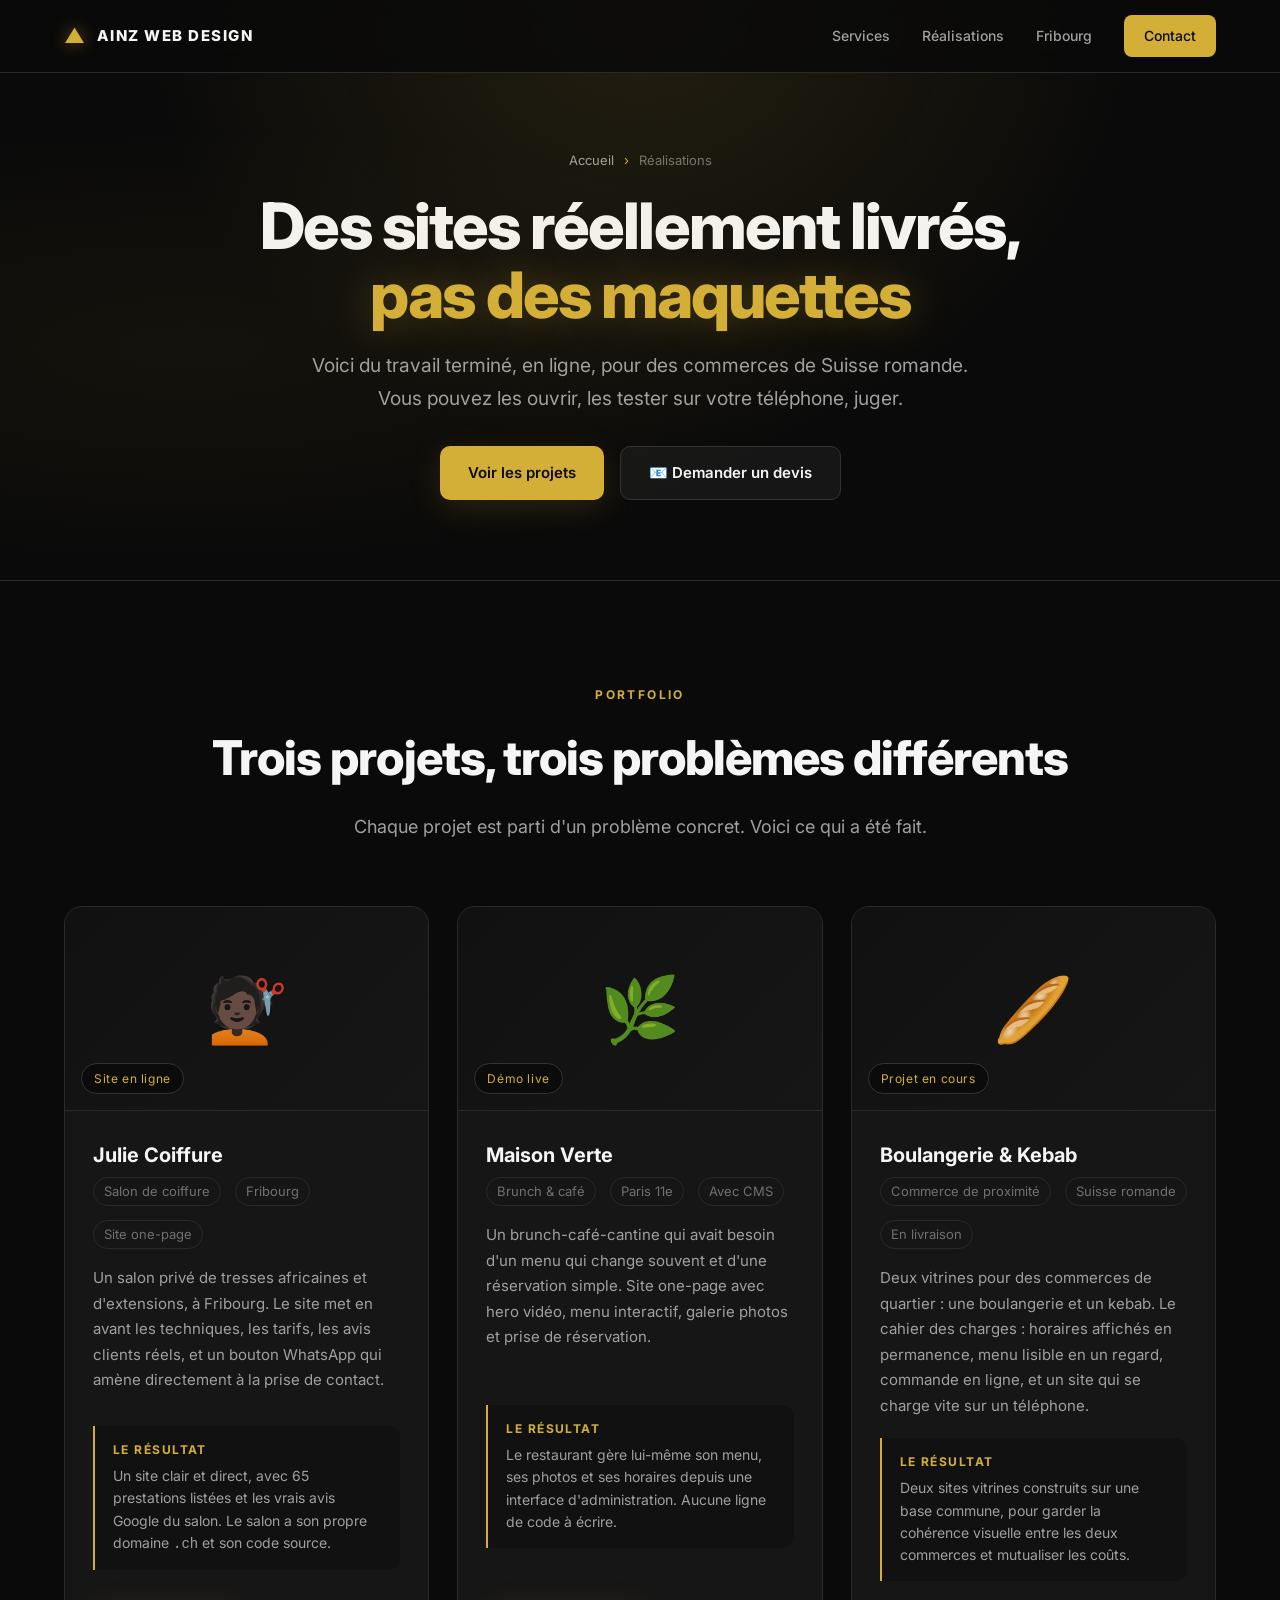
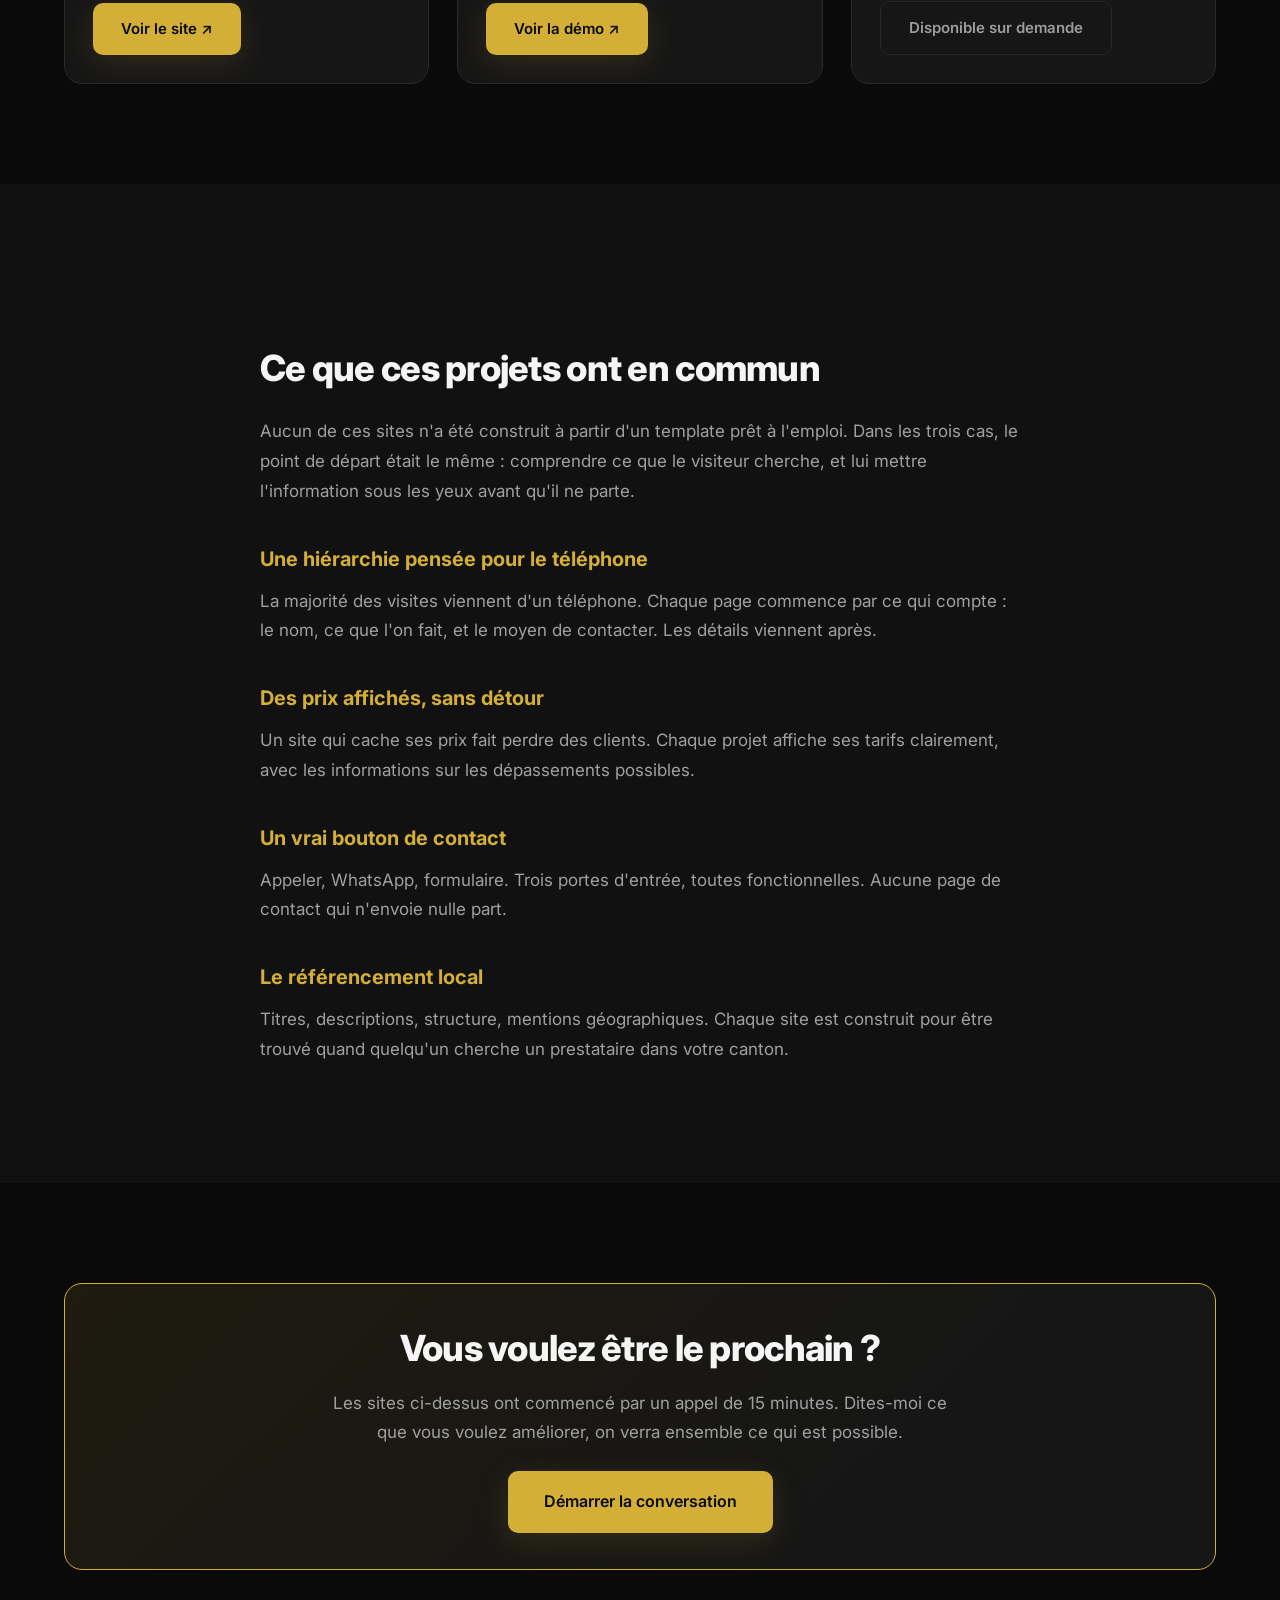
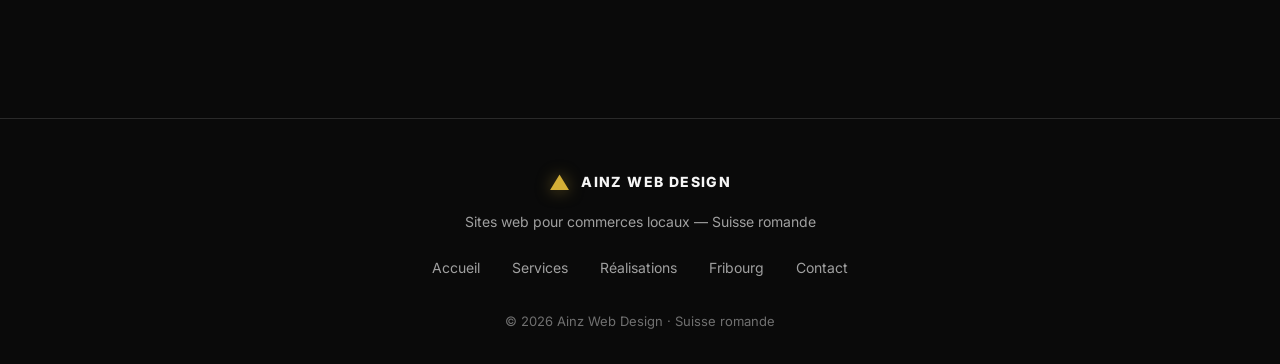
<file: realisations.html>
<!DOCTYPE html>
<html lang="fr">
<head>
    <meta charset="UTF-8">
    <meta name="viewport" content="width=device-width, initial-scale=1.0">
    <title>Réalisations — sites web livrés | Ainz Web Design</title>
    <meta name="description" content="Salon de coiffure, restaurant, commerce de proximité : découvrez des sites web réellement livrés en Suisse romande. Design sur mesure, référencement local, code à votre nom.">
    <meta name="theme-color" content="#0a0a0a">

    <link rel="canonical" href="https://handsonnazarick.github.io/ainz-webdesign/realisations.html">

    <meta property="og:type" content="website">
    <meta property="og:site_name" content="Ainz Web Design">
    <meta property="og:title" content="Réalisations — sites web livrés">
    <meta property="og:description" content="Des sites web réellement livrés pour des commerces de Suisse romande.">
    <meta property="og:url" content="https://handsonnazarick.github.io/ainz-webdesign/realisations.html">
    <meta property="og:locale" content="fr_CH">

    <meta name="twitter:card" content="summary">
    <meta name="twitter:title" content="Réalisations — sites web livrés">
    <meta name="twitter:description" content="Des sites web réellement livrés pour des commerces de Suisse romande.">

    <script type="application/ld+json">
    {
      "@context": "https://schema.org",
      "@type": "CollectionPage",
      "name": "Réalisations — sites web livrés",
      "url": "https://handsonnazarick.github.io/ainz-webdesign/realisations.html",
      "isPartOf": {
        "@type": "WebSite",
        "name": "Ainz Web Design",
        "url": "https://handsonnazarick.github.io/ainz-webdesign/"
      },
      "about": {
        "@type": "ProfessionalService",
        "name": "Ainz Web Design",
        "telephone": "+41765798530",
        "email": "nazarick963@gmail.com"
      }
    }
    </script>

    <link rel="stylesheet" href="style.css">
    <link rel="preconnect" href="https://fonts.googleapis.com">
    <link rel="preconnect" href="https://fonts.gstatic.com" crossorigin>
    <link href="https://fonts.googleapis.com/css2?family=Inter:wght@400;500;600;700;800&display=swap" rel="stylesheet">
</head>
<body>

    <nav class="nav">
        <div class="container nav-inner">
            <a href="index.html" class="logo">
                <span class="logo-mark">▲</span>
                <span class="logo-text">AINZ WEB DESIGN</span>
            </a>
            <div class="nav-links">
                <a href="services.html">Services</a>
                <a href="realisations.html">Réalisations</a>
                <a href="fribourg.html">Fribourg</a>
                <a href="contact.html" class="nav-cta">Contact</a>
            </div>
            <button class="nav-toggle" aria-label="Menu">
                <span></span><span></span><span></span>
            </button>
        </div>
    </nav>

    <header class="page-hero">
        <div class="hero-bg"></div>
        <div class="container">
            <div class="breadcrumb">
                <a href="index.html">Accueil</a> <span>›</span> Réalisations
            </div>
            <h1>Des sites réellement livrés,<br><span class="gold">pas des maquettes</span></h1>
            <p>
                Voici du travail terminé, en ligne, pour des commerces de Suisse romande.
                Vous pouvez les ouvrir, les tester sur votre téléphone, juger.
            </p>
            <div class="hero-cta">
                <a href="#realisations" class="btn btn-primary">Voir les projets</a>
                <a href="contact.html" class="btn btn-secondary">📧 Demander un devis</a>
            </div>
        </div>
    </header>

    <section id="realisations" class="section">
        <div class="container">
            <div class="section-head">
                <span class="section-tag">PORTFOLIO</span>
                <h2>Trois projets, trois problèmes différents</h2>
                <p>Chaque projet est parti d'un problème concret. Voici ce qui a été fait.</p>
            </div>

            <div class="content-grid">

                <div class="work-card">
                    <div class="work-visual">
                        <span class="work-glyph">💇🏿</span>
                        <span class="work-label">Site en ligne</span>
                    </div>
                    <div class="work-body">
                        <h3>Julie Coiffure</h3>
                        <div class="work-meta">
                            <span>Salon de coiffure</span>
                            <span>Fribourg</span>
                            <span>Site one-page</span>
                        </div>
                        <p>
                            Un salon privé de tresses africaines et d'extensions, à Fribourg.
                            Le site met en avant les techniques, les tarifs, les avis clients réels,
                            et un bouton WhatsApp qui amène directement à la prise de contact.
                        </p>
                        <div class="work-result">
                            <strong>Le résultat</strong>
                            <p>
                                Un site clair et direct, avec 65 prestations listées et les vrais avis Google du salon.
                                Le salon a son propre domaine <code>.ch</code> et son code source.
                            </p>
                        </div>
                        <div class="work-links">
                            <a href="https://julie-coiffure.ch" target="_blank" rel="noopener" class="btn btn-primary btn-small">Voir le site ↗</a>
                        </div>
                    </div>
                </div>

                <div class="work-card">
                    <div class="work-visual">
                        <span class="work-glyph">🌿</span>
                        <span class="work-label">Démo live</span>
                    </div>
                    <div class="work-body">
                        <h3>Maison Verte</h3>
                        <div class="work-meta">
                            <span>Brunch &amp; café</span>
                            <span>Paris 11e</span>
                            <span>Avec CMS</span>
                        </div>
                        <p>
                            Un brunch-café-cantine qui avait besoin d'un menu qui change souvent
                            et d'une réservation simple. Site one-page avec hero vidéo, menu interactif,
                            galerie photos et prise de réservation.
                        </p>
                        <div class="work-result">
                            <strong>Le résultat</strong>
                            <p>
                                Le restaurant gère lui-même son menu, ses photos et ses horaires
                                depuis une interface d'administration. Aucune ligne de code à écrire.
                            </p>
                        </div>
                        <div class="work-links">
                            <a href="https://handsonnazarick.github.io/demo-restaurant-public/" target="_blank" rel="noopener" class="btn btn-primary btn-small">Voir la démo ↗</a>
                        </div>
                    </div>
                </div>

                <div class="work-card">
                    <div class="work-visual">
                        <span class="work-glyph">🥖</span>
                        <span class="work-label">Projet en cours</span>
                    </div>
                    <div class="work-body">
                        <h3>Boulangerie &amp; Kebab</h3>
                        <div class="work-meta">
                            <span>Commerce de proximité</span>
                            <span>Suisse romande</span>
                            <span>En livraison</span>
                        </div>
                        <p>
                            Deux vitrines pour des commerces de quartier : une boulangerie et un kebab.
                            Le cahier des charges : horaires affichés en permanence, menu lisible en un regard,
                            commande en ligne, et un site qui se charge vite sur un téléphone.
                        </p>
                        <div class="work-result">
                            <strong>Le résultat</strong>
                            <p>
                                Deux sites vitrines construits sur une base commune, pour garder
                                la cohérence visuelle entre les deux commerces et mutualiser les coûts.
                            </p>
                        </div>
                        <div class="work-links">
                            <span class="btn btn-outline btn-small" style="opacity:0.6;cursor:default;">Disponible sur demande</span>
                        </div>
                    </div>
                </div>

            </div>
        </div>
    </section>

    <section class="section section-alt">
        <div class="container">
            <div class="prose">
                <h2>Ce que ces projets ont en commun</h2>
                <p>
                    Aucun de ces sites n'a été construit à partir d'un template prêt à l'emploi.
                    Dans les trois cas, le point de départ était le même : comprendre ce que
                    le visiteur cherche, et lui mettre l'information sous les yeux avant qu'il ne parte.
                </p>

                <h3>Une hiérarchie pensée pour le téléphone</h3>
                <p>
                    La majorité des visites viennent d'un téléphone. Chaque page commence par ce qui
                    compte : le nom, ce que l'on fait, et le moyen de contacter. Les détails viennent après.
                </p>

                <h3>Des prix affichés, sans détour</h3>
                <p>
                    Un site qui cache ses prix fait perdre des clients. Chaque projet affiche ses
                    tarifs clairement, avec les informations sur les dépassements possibles.
                </p>

                <h3>Un vrai bouton de contact</h3>
                <p>
                    Appeler, WhatsApp, formulaire. Trois portes d'entrée, toutes fonctionnelles.
                    Aucune page de contact qui n'envoie nulle part.
                </p>

                <h3>Le référencement local</h3>
                <p>
                    Titres, descriptions, structure, mentions géographiques. Chaque site est construit
                    pour être trouvé quand quelqu'un cherche un prestataire dans votre canton.
                </p>
            </div>
        </div>
    </section>

    <section class="section">
        <div class="container">
            <div class="highlight-band">
                <h2>Vous voulez être le prochain ?</h2>
                <p>
                    Les sites ci-dessus ont commencé par un appel de 15 minutes.
                    Dites-moi ce que vous voulez améliorer, on verra ensemble ce qui est possible.
                </p>
                <a href="contact.html" class="btn btn-primary btn-large">Démarrer la conversation</a>
            </div>
        </div>
    </section>

    <footer class="footer">
        <div class="container">
            <div class="footer-inner">
                <div class="footer-brand">
                    <span class="logo-mark">▲</span>
                    <span class="logo-text">AINZ WEB DESIGN</span>
                </div>
                <p class="footer-tagline">Sites web pour commerces locaux — Suisse romande</p>
                <div class="footer-links">
                    <a href="index.html">Accueil</a>
                    <a href="services.html">Services</a>
                    <a href="realisations.html">Réalisations</a>
                    <a href="fribourg.html">Fribourg</a>
                    <a href="contact.html">Contact</a>
                </div>
                <p class="footer-copy">© 2026 Ainz Web Design · Suisse romande</p>
            </div>
        </div>
    </footer>

    <script src="script.js"></script>
</body>
</html>
</file>
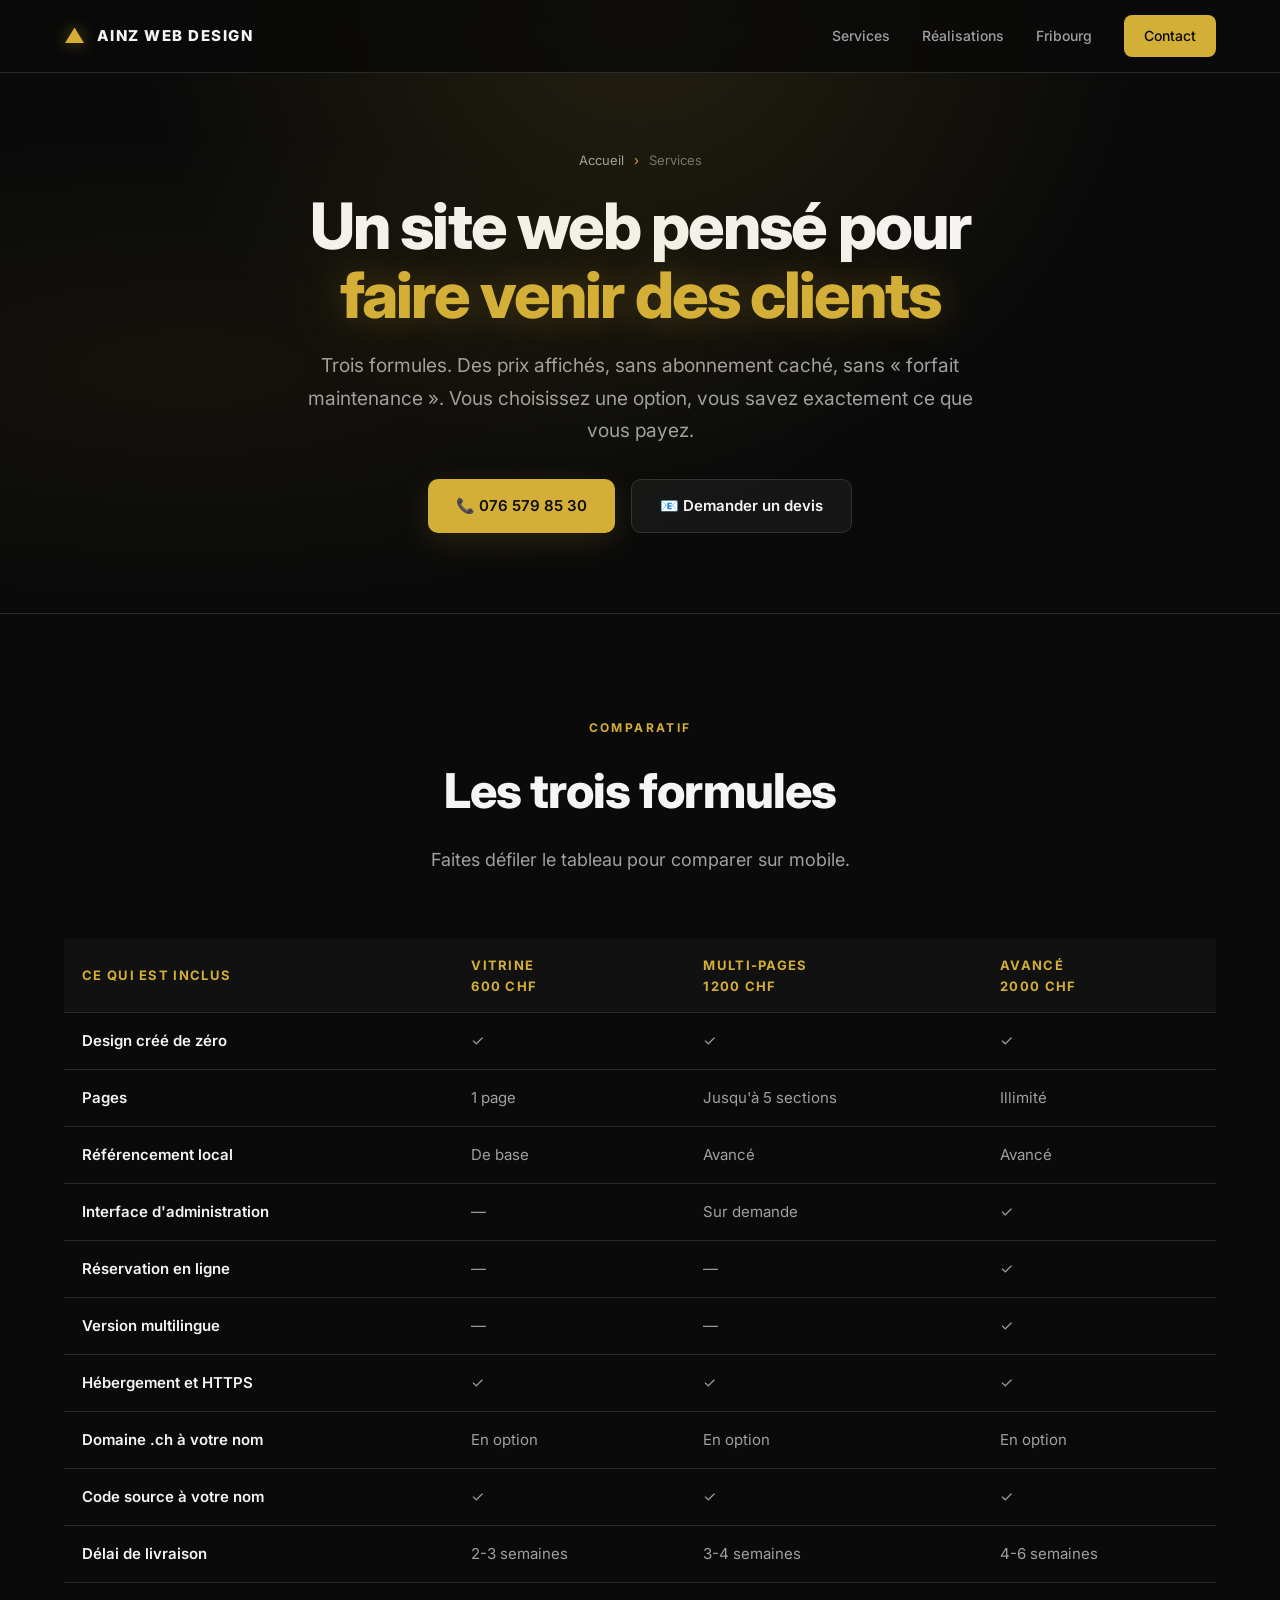
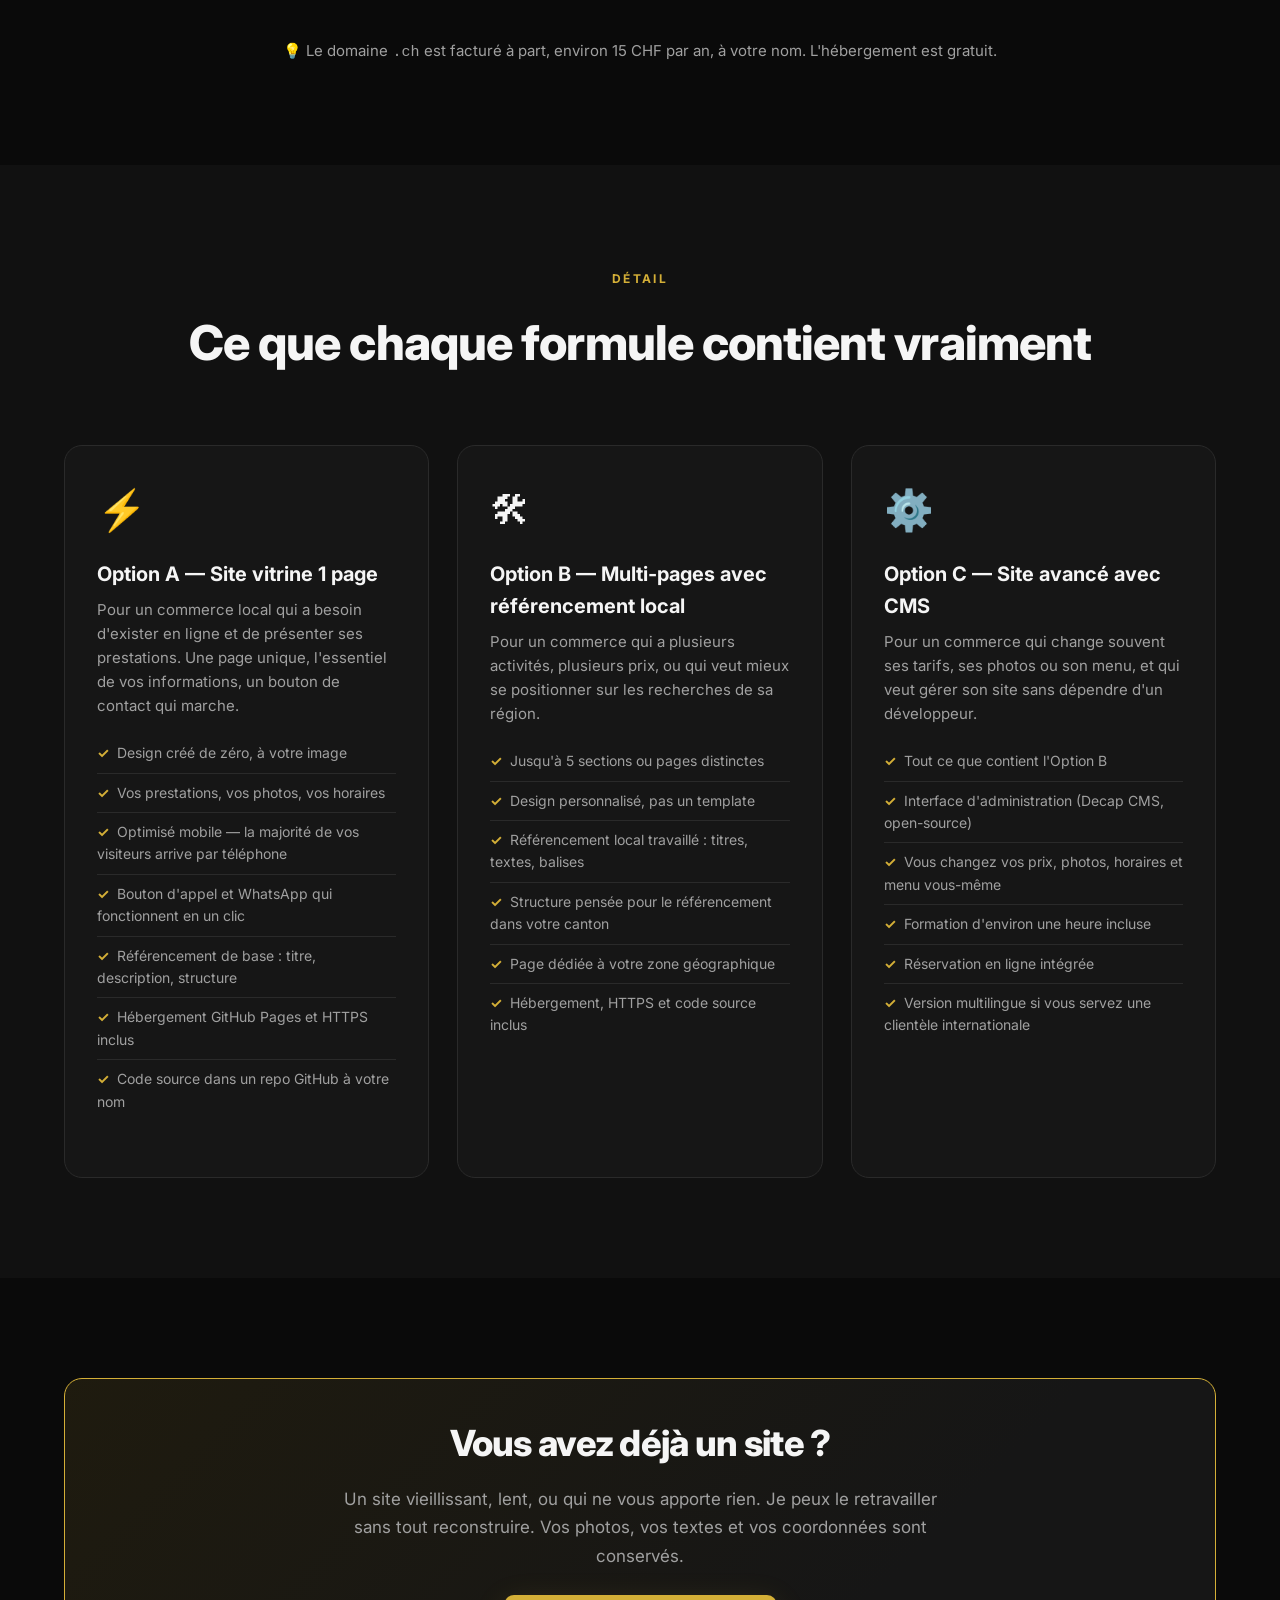
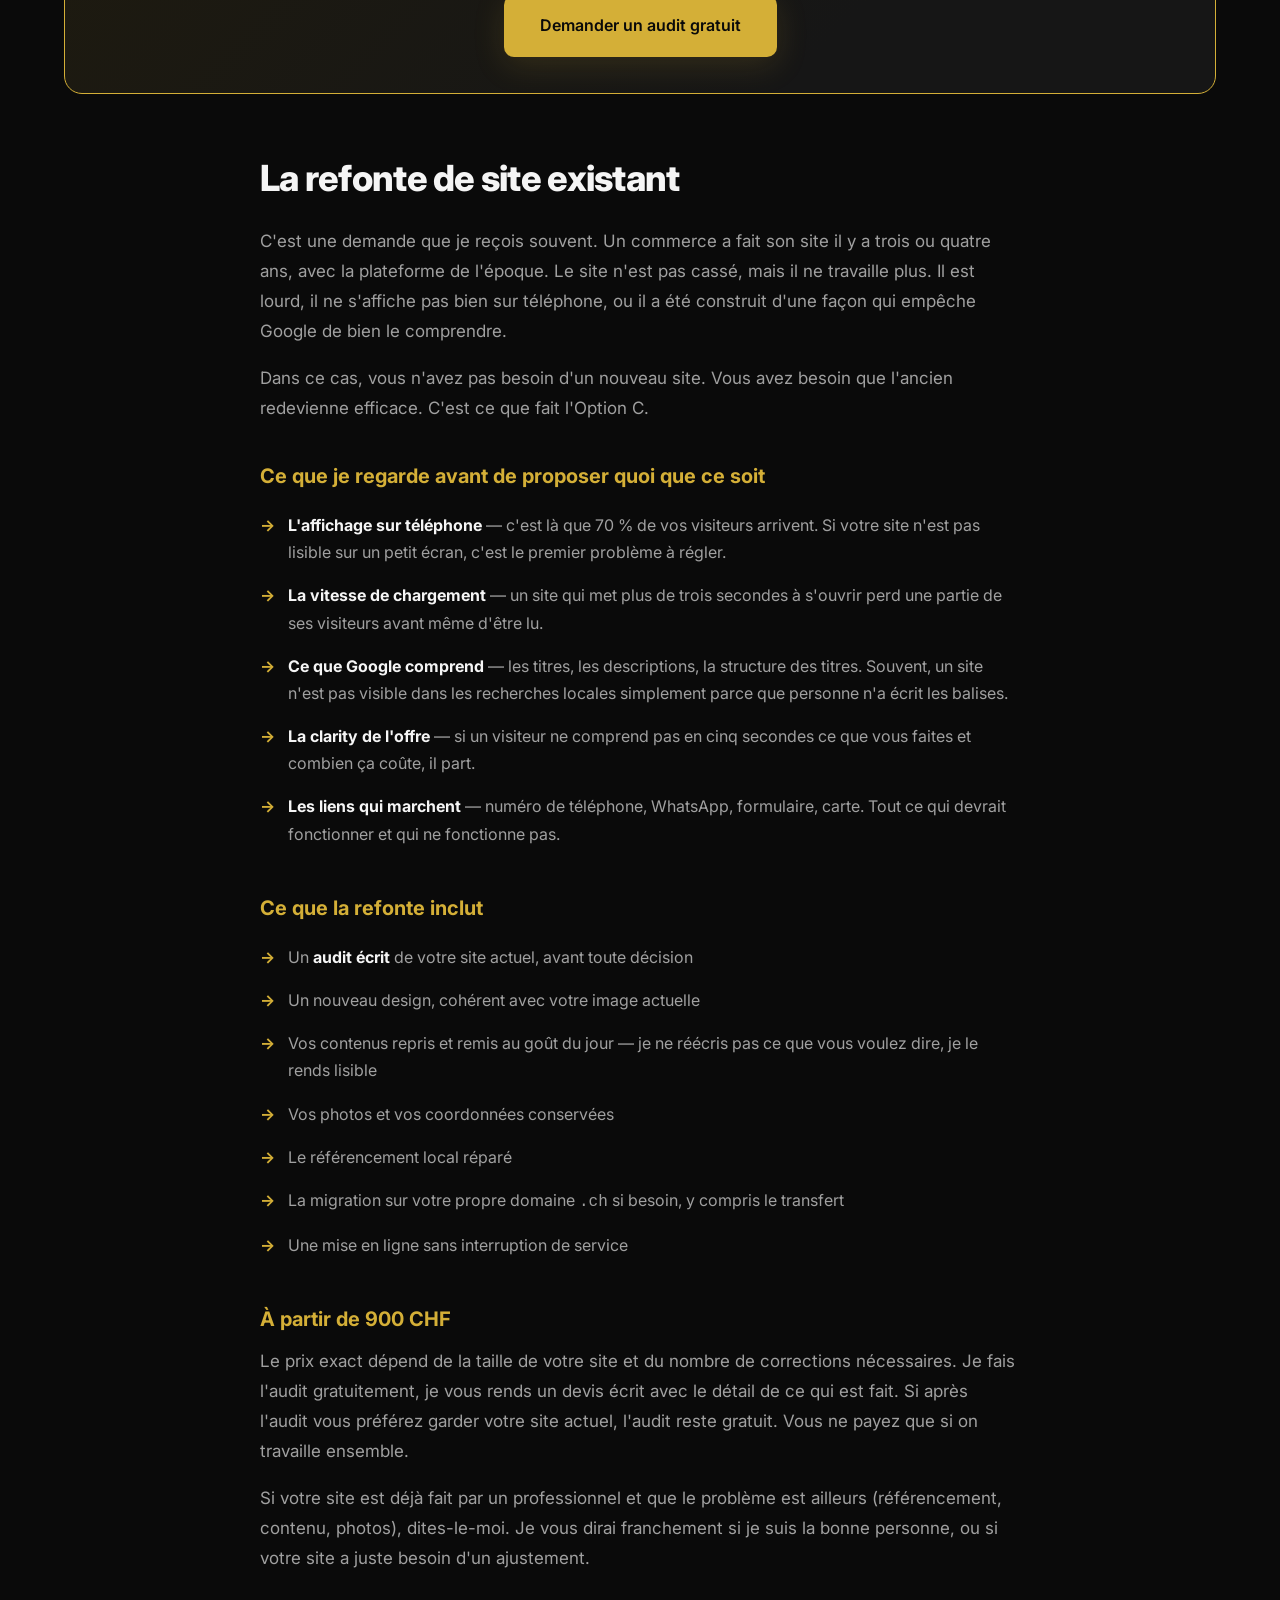
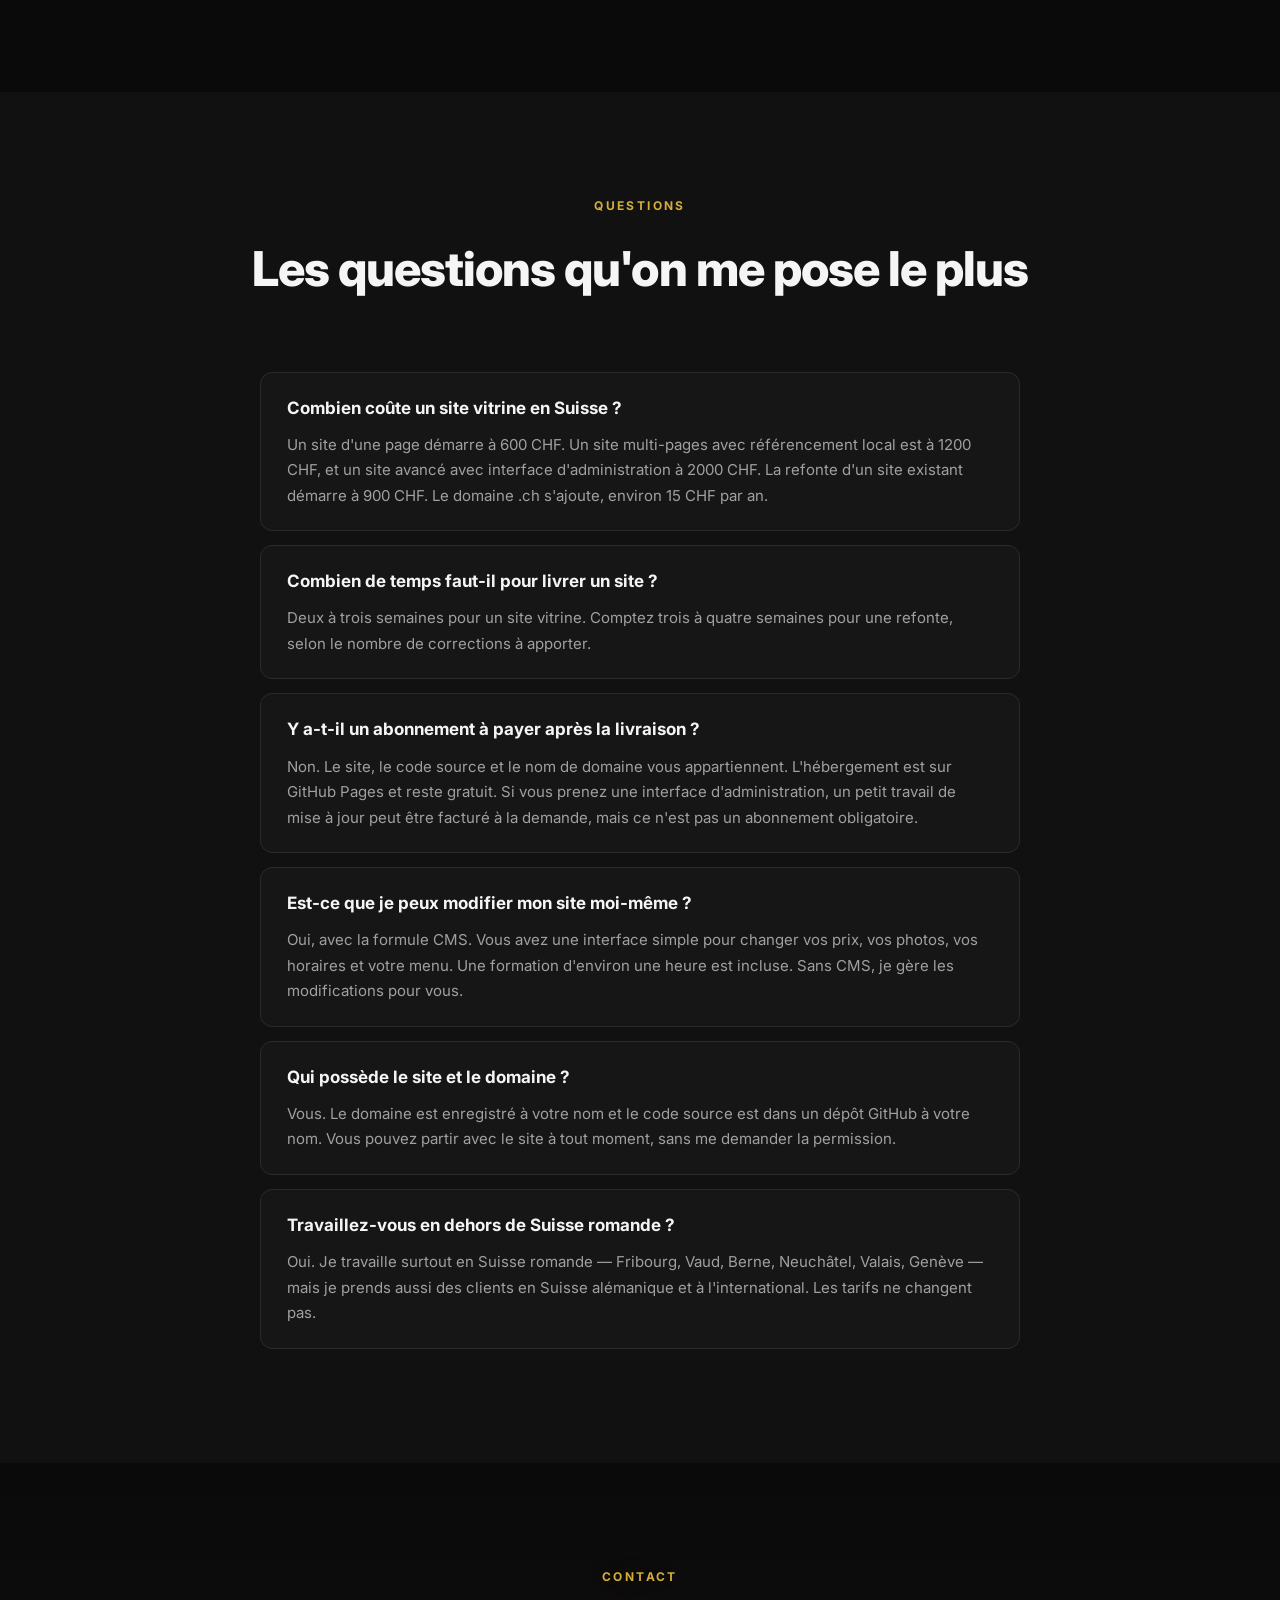
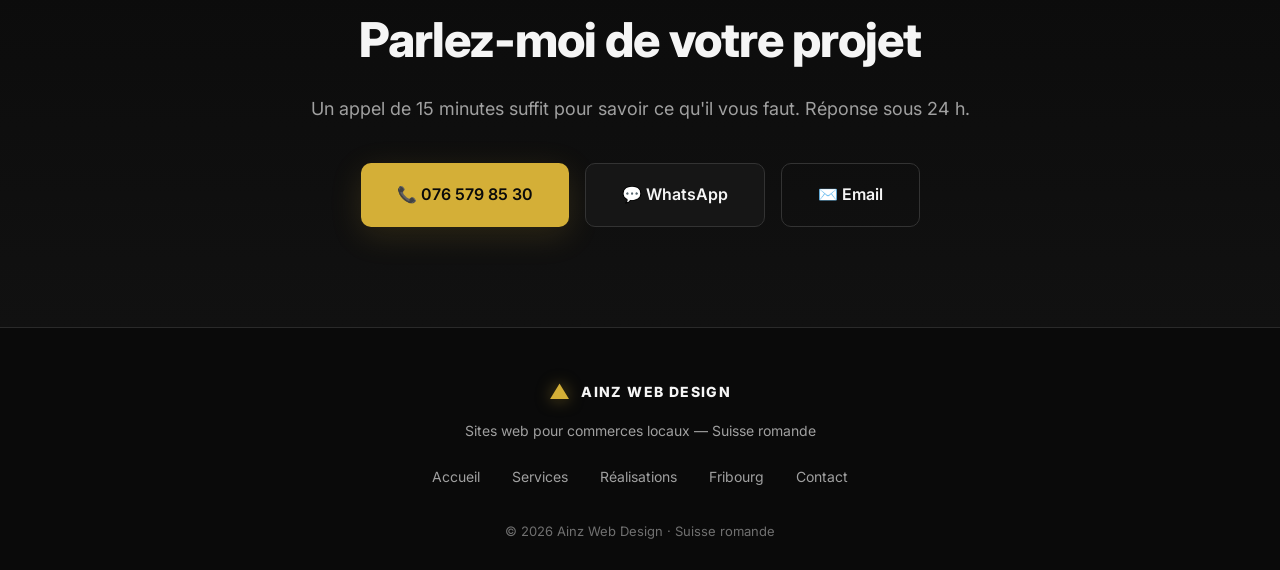
<file: services.html>
<!DOCTYPE html>
<html lang="fr">
<head>
    <meta charset="UTF-8">
    <meta name="viewport" content="width=device-width, initial-scale=1.0">
    <title>Création de site web en Suisse romande — Services & tarifs | Ainz Web Design</title>
    <meta name="description" content="Site vitrine, site avec CMS ou refonte de site existant. Tarifs clairs dès 600 CHF, sans abonnement. Livraison en 2-3 semaines. Suisse romande.">
    <meta name="theme-color" content="#0a0a0a">

    <link rel="canonical" href="https://handsonnazarick.github.io/ainz-webdesign/services.html">

    <meta property="og:type" content="website">
    <meta property="og:site_name" content="Ainz Web Design">
    <meta property="og:title" content="Création de site web en Suisse romande — Services & tarifs">
    <meta property="og:description" content="Site vitrine dès 600 CHF, CMS, ou refonte de votre site existant. Tarifs clairs, sans abonnement.">
    <meta property="og:url" content="https://handsonnazarick.github.io/ainz-webdesign/services.html">
    <meta property="og:locale" content="fr_CH">

    <meta name="twitter:card" content="summary">
    <meta name="twitter:title" content="Création de site web en Suisse romande — Services & tarifs">
    <meta name="twitter:description" content="Site vitrine dès 600 CHF, CMS, ou refonte de votre site existant.">

    <script type="application/ld+json">
    {
      "@context": "https://schema.org",
      "@type": "Service",
      "serviceType": "Conception de site web",
      "provider": {
        "@type": "ProfessionalService",
        "name": "Ainz Web Design",
        "url": "https://handsonnazarick.github.io/ainz-webdesign/",
        "telephone": "+41765798530",
        "email": "nazarick963@gmail.com",
        "priceRange": "CHF 600-2000",
        "areaServed": [
          { "@type": "AdministrativeArea", "name": "Fribourg" },
          { "@type": "AdministrativeArea", "name": "Vaud" },
          { "@type": "AdministrativeArea", "name": "Berne" },
          { "@type": "AdministrativeArea", "name": "Neuchâtel" },
          { "@type": "AdministrativeArea", "name": "Valais" },
          { "@type": "AdministrativeArea", "name": "Genève" }
        ]
      },
      "areaServed": [
        { "@type": "AdministrativeArea", "name": "Fribourg" },
        { "@type": "AdministrativeArea", "name": "Vaud" },
        { "@type": "AdministrativeArea", "name": "Berne" },
        { "@type": "AdministrativeArea", "name": "Neuchâtel" },
        { "@type": "AdministrativeArea", "name": "Valais" },
        { "@type": "AdministrativeArea", "name": "Genève" }
      ],
      "hasOfferCatalog": {
        "@type": "OfferCatalog",
        "name": "Formules de création et refonte de site",
        "itemListElement": [
          {
            "@type": "Offer",
            "itemOffered": {
              "@type": "Service",
              "name": "Site vitrine 1 page",
              "description": "Site one-page avec design sur mesure, mobile-first, référencement de base, hébergement et domaine .ch inclus"
            },
            "price": "600",
            "priceCurrency": "CHF"
          },
          {
            "@type": "Offer",
            "itemOffered": {
              "@type": "Service",
              "name": "Site multi-pages avec référencement local",
              "description": "Site multi-pages avec design personnalisé, référencement local avancé, jusqu'à 5 sections"
            },
            "price": "1200",
            "priceCurrency": "CHF"
          },
          {
            "@type": "Offer",
            "itemOffered": {
              "@type": "Service",
              "name": "Site avancé avec CMS",
              "description": "Site multi-pages avancé avec CMS pour gestion autonome, multilingue et réservation en ligne"
            },
            "price": "2000",
            "priceCurrency": "CHF"
          },
          {
            "@type": "Offer",
            "itemOffered": {
              "@type": "Service",
              "name": "Refonte de site existant",
              "description": "Audit, refonte design et référencement d'un site existant. Devis sur mesure après diagnostic gratuit."
            },
            "price": "900",
            "priceCurrency": "CHF"
          }
        ]
      }
    }
    </script>

    <script type="application/ld+json">
    {
      "@context": "https://schema.org",
      "@type": "FAQPage",
      "mainEntity": [
        {
          "@type": "Question",
          "name": "Combien coûte un site vitrine en Suisse ?",
          "acceptedAnswer": {
            "@type": "Answer",
            "text": "Un site vitrine d'une page démarre à 600 CHF. Un site multi-pages avec référencement local est à 1200 CHF, et un site avancé avec interface d'administration à 2000 CHF. La refonte d'un site existant démarre à 900 CHF. Le domaine .ch est facturé séparément, environ 15 CHF par an."
          }
        },
        {
          "@type": "Question",
          "name": "Combien de temps faut-il pour livrer un site ?",
          "acceptedAnswer": {
            "@type": "Answer",
            "text": "Deux à trois semaines pour un site vitrine. Une refonte complète demande généralement trois à quatre semaines selon l'ampleur des corrections à apporter."
          }
        },
        {
          "@type": "Question",
          "name": "Y a-t-il un abonnement à payer après la livraison ?",
          "acceptedAnswer": {
            "@type": "Answer",
            "text": "Non. Le site, le code source et le nom de domaine vous appartiennent. L'hébergement est sur GitHub Pages, qui reste gratuit. Seule exception : si vous prenez une interface d'administration, un petit travail de mise à jour peut être facturé à la demande."
          }
        },
        {
          "@type": "Question",
          "name": "Puis-je modifier mon site moi-même ?",
          "acceptedAnswer": {
            "@type": "Answer",
            "text": "Oui, si vous choisissez la formule avec CMS. Vous avez une interface d'administration simple pour changer vos prix, vos photos, vos horaires et votre menu. Une formation d'environ une heure est incluse. Sans CMS, je gère les modifications pour vous."
          }
        },
        {
          "@type": "Question",
          "name": "Travaillez-vous avec des clients hors de Suisse romande ?",
          "acceptedAnswer": {
            "@type": "Answer",
            "text": "Oui. Je travaille principalement en Suisse romande (Fribourg, Vaud, Berne, Neuchâtel, Valais, Genève), mais je prends aussi des clients en Suisse alémanique et à l'international. Les tarifs restent les mêmes."
          }
        }
      ]
    }
    </script>

    <link rel="stylesheet" href="style.css">
    <link rel="preconnect" href="https://fonts.googleapis.com">
    <link rel="preconnect" href="https://fonts.gstatic.com" crossorigin>
    <link href="https://fonts.googleapis.com/css2?family=Inter:wght@400;500;600;700;800&display=swap" rel="stylesheet">
</head>
<body>

    <nav class="nav">
        <div class="container nav-inner">
            <a href="index.html" class="logo">
                <span class="logo-mark">▲</span>
                <span class="logo-text">AINZ WEB DESIGN</span>
            </a>
            <div class="nav-links">
                <a href="services.html">Services</a>
                <a href="realisations.html">Réalisations</a>
                <a href="fribourg.html">Fribourg</a>
                <a href="contact.html" class="nav-cta">Contact</a>
            </div>
            <button class="nav-toggle" aria-label="Menu">
                <span></span><span></span><span></span>
            </button>
        </div>
    </nav>

    <header class="page-hero">
        <div class="hero-bg"></div>
        <div class="container">
            <div class="breadcrumb">
                <a href="index.html">Accueil</a> <span>›</span> Services
            </div>
            <h1>Un site web pensé pour<br><span class="gold">faire venir des clients</span></h1>
            <p>
                Trois formules. Des prix affichés, sans abonnement caché, sans « forfait maintenance ».
                Vous choisissez une option, vous savez exactement ce que vous payez.
            </p>
            <div class="hero-cta">
                <a href="tel:+41765798530" class="btn btn-primary">📞 076 579 85 30</a>
                <a href="contact.html" class="btn btn-secondary">📧 Demander un devis</a>
            </div>
        </div>
    </header>

    <section class="section">
        <div class="container">
            <div class="section-head">
                <span class="section-tag">COMPARATIF</span>
                <h2>Les trois formules</h2>
                <p>Faites défiler le tableau pour comparer sur mobile.</p>
            </div>

            <div class="table-scroll">
                <table class="compare-table">
                    <thead>
                        <tr>
                            <th>Ce qui est inclus</th>
                            <th>Vitrine<br>600 CHF</th>
                            <th>Multi-pages<br>1200 CHF</th>
                            <th>Avancé<br>2000 CHF</th>
                        </tr>
                    </thead>
                    <tbody>
                        <tr>
                            <td>Design créé de zéro</td>
                            <td>✓</td>
                            <td>✓</td>
                            <td>✓</td>
                        </tr>
                        <tr>
                            <td>Pages</td>
                            <td>1 page</td>
                            <td>Jusqu'à 5 sections</td>
                            <td>Illimité</td>
                        </tr>
                        <tr>
                            <td>Référencement local</td>
                            <td>De base</td>
                            <td>Avancé</td>
                            <td>Avancé</td>
                        </tr>
                        <tr>
                            <td>Interface d'administration</td>
                            <td>—</td>
                            <td>Sur demande</td>
                            <td>✓</td>
                        </tr>
                        <tr>
                            <td>Réservation en ligne</td>
                            <td>—</td>
                            <td>—</td>
                            <td>✓</td>
                        </tr>
                        <tr>
                            <td>Version multilingue</td>
                            <td>—</td>
                            <td>—</td>
                            <td>✓</td>
                        </tr>
                        <tr>
                            <td>Hébergement et HTTPS</td>
                            <td>✓</td>
                            <td>✓</td>
                            <td>✓</td>
                        </tr>
                        <tr>
                            <td>Domaine .ch à votre nom</td>
                            <td>En option</td>
                            <td>En option</td>
                            <td>En option</td>
                        </tr>
                        <tr>
                            <td>Code source à votre nom</td>
                            <td>✓</td>
                            <td>✓</td>
                            <td>✓</td>
                        </tr>
                        <tr>
                            <td>Délai de livraison</td>
                            <td>2-3 semaines</td>
                            <td>3-4 semaines</td>
                            <td>4-6 semaines</td>
                        </tr>
                    </tbody>
                </table>
            </div>

            <p class="pricing-note">
                💡 Le domaine <code>.ch</code> est facturé à part, environ 15 CHF par an, à votre nom. L'hébergement est gratuit.
            </p>
        </div>
    </section>

    <section class="section section-alt">
        <div class="container">
            <div class="section-head">
                <span class="section-tag">DÉTAIL</span>
                <h2>Ce que chaque formule contient vraiment</h2>
            </div>

            <div class="content-grid">
                <div class="service-card">
                    <div class="service-icon">⚡</div>
                    <h3>Option A — Site vitrine 1 page</h3>
                    <p>
                        Pour un commerce local qui a besoin d'exister en ligne et de présenter ses prestations.
                        Une page unique, l'essentiel de vos informations, un bouton de contact qui marche.
                    </p>
                    <ul class="pricing-features" style="margin-top:16px;text-align:left;">
                        <li>Design créé de zéro, à votre image</li>
                        <li>Vos prestations, vos photos, vos horaires</li>
                        <li>Optimisé mobile — la majorité de vos visiteurs arrive par téléphone</li>
                        <li>Bouton d'appel et WhatsApp qui fonctionnent en un clic</li>
                        <li>Référencement de base : titre, description, structure</li>
                        <li>Hébergement GitHub Pages et HTTPS inclus</li>
                        <li>Code source dans un repo GitHub à votre nom</li>
                    </ul>
                </div>

                <div class="service-card">
                    <div class="service-icon">🛠</div>
                    <h3>Option B — Multi-pages avec référencement local</h3>
                    <p>
                        Pour un commerce qui a plusieurs activités, plusieurs prix, ou qui veut mieux se
                        positionner sur les recherches de sa région.
                    </p>
                    <ul class="pricing-features" style="margin-top:16px;text-align:left;">
                        <li>Jusqu'à 5 sections ou pages distinctes</li>
                        <li>Design personnalisé, pas un template</li>
                        <li>Référencement local travaillé : titres, textes, balises</li>
                        <li>Structure pensée pour le référencement dans votre canton</li>
                        <li>Page dédiée à votre zone géographique</li>
                        <li>Hébergement, HTTPS et code source inclus</li>
                    </ul>
                </div>

                <div class="service-card">
                    <div class="service-icon">⚙️</div>
                    <h3>Option C — Site avancé avec CMS</h3>
                    <p>
                        Pour un commerce qui change souvent ses tarifs, ses photos ou son menu, et qui
                        veut gérer son site sans dépendre d'un développeur.
                    </p>
                    <ul class="pricing-features" style="margin-top:16px;text-align:left;">
                        <li>Tout ce que contient l'Option B</li>
                        <li>Interface d'administration (Decap CMS, open-source)</li>
                        <li>Vous changez vos prix, photos, horaires et menu vous-même</li>
                        <li>Formation d'environ une heure incluse</li>
                        <li>Réservation en ligne intégrée</li>
                        <li>Version multilingue si vous servez une clientèle internationale</li>
                    </ul>
                </div>
            </div>
        </div>
    </section>

    <section class="section">
        <div class="container">
            <div class="highlight-band">
                <h2>Vous avez déjà un site ?</h2>
                <p>
                    Un site vieillissant, lent, ou qui ne vous apporte rien. Je peux le retravailler
                    sans tout reconstruire. Vos photos, vos textes et vos coordonnées sont conservés.
                </p>
                <a href="contact.html" class="btn btn-primary btn-large">Demander un audit gratuit</a>
            </div>

            <div class="prose">
                <h2>La refonte de site existant</h2>
                <p>
                    C'est une demande que je reçois souvent. Un commerce a fait son site il y a trois ou
                    quatre ans, avec la plateforme de l'époque. Le site n'est pas cassé, mais il ne
                    travaille plus. Il est lourd, il ne s'affiche pas bien sur téléphone, ou il a été
                    construit d'une façon qui empêche Google de bien le comprendre.
                </p>
                <p>
                    Dans ce cas, vous n'avez pas besoin d'un nouveau site. Vous avez besoin que l'ancien
                    redevienne efficace. C'est ce que fait l'Option C.
                </p>

                <h3>Ce que je regarde avant de proposer quoi que ce soit</h3>
                <ul>
                    <li><strong>L'affichage sur téléphone</strong> — c'est là que 70 % de vos visiteurs arrivent. Si votre site n'est pas lisible sur un petit écran, c'est le premier problème à régler.</li>
                    <li><strong>La vitesse de chargement</strong> — un site qui met plus de trois secondes à s'ouvrir perd une partie de ses visiteurs avant même d'être lu.</li>
                    <li><strong>Ce que Google comprend</strong> — les titres, les descriptions, la structure des titres. Souvent, un site n'est pas visible dans les recherches locales simplement parce que personne n'a écrit les balises.</li>
                    <li><strong>La clarity de l'offre</strong> — si un visiteur ne comprend pas en cinq secondes ce que vous faites et combien ça coûte, il part.</li>
                    <li><strong>Les liens qui marchent</strong> — numéro de téléphone, WhatsApp, formulaire, carte. Tout ce qui devrait fonctionner et qui ne fonctionne pas.</li>
                </ul>

                <h3>Ce que la refonte inclut</h3>
                <ul>
                    <li>Un <strong>audit écrit</strong> de votre site actuel, avant toute décision</li>
                    <li>Un nouveau design, cohérent avec votre image actuelle</li>
                    <li>Vos contenus repris et remis au goût du jour — je ne réécris pas ce que vous voulez dire, je le rends lisible</li>
                    <li>Vos photos et vos coordonnées conservées</li>
                    <li>Le référencement local réparé</li>
                    <li>La migration sur votre propre domaine <code>.ch</code> si besoin, y compris le transfert</li>
                    <li>Une mise en ligne sans interruption de service</li>
                </ul>

                <h3>À partir de 900 CHF</h3>
                <p>
                    Le prix exact dépend de la taille de votre site et du nombre de corrections
                    nécessaires. Je fais l'audit gratuitement, je vous rends un devis écrit avec le
                    détail de ce qui est fait. Si après l'audit vous préférez garder votre site actuel,
                    l'audit reste gratuit. Vous ne payez que si on travaille ensemble.
                </p>
                <p>
                    Si votre site est déjà fait par un professionnel et que le problème est ailleurs
                    (référencement, contenu, photos), dites-le-moi. Je vous dirai franchement si je suis
                    la bonne personne, ou si votre site a juste besoin d'un ajustement.
                </p>
            </div>
        </div>
    </section>

    <section class="section section-alt">
        <div class="container">
            <div class="section-head">
                <span class="section-tag">QUESTIONS</span>
                <h2>Les questions qu'on me pose le plus</h2>
            </div>

            <div class="faq-list">
                <div class="faq-item">
                    <h3>Combien coûte un site vitrine en Suisse ?</h3>
                    <p>Un site d'une page démarre à 600 CHF. Un site multi-pages avec référencement local est à 1200 CHF, et un site avancé avec interface d'administration à 2000 CHF. La refonte d'un site existant démarre à 900 CHF. Le domaine .ch s'ajoute, environ 15 CHF par an.</p>
                </div>
                <div class="faq-item">
                    <h3>Combien de temps faut-il pour livrer un site ?</h3>
                    <p>Deux à trois semaines pour un site vitrine. Comptez trois à quatre semaines pour une refonte, selon le nombre de corrections à apporter.</p>
                </div>
                <div class="faq-item">
                    <h3>Y a-t-il un abonnement à payer après la livraison ?</h3>
                    <p>Non. Le site, le code source et le nom de domaine vous appartiennent. L'hébergement est sur GitHub Pages et reste gratuit. Si vous prenez une interface d'administration, un petit travail de mise à jour peut être facturé à la demande, mais ce n'est pas un abonnement obligatoire.</p>
                </div>
                <div class="faq-item">
                    <h3>Est-ce que je peux modifier mon site moi-même ?</h3>
                    <p>Oui, avec la formule CMS. Vous avez une interface simple pour changer vos prix, vos photos, vos horaires et votre menu. Une formation d'environ une heure est incluse. Sans CMS, je gère les modifications pour vous.</p>
                </div>
                <div class="faq-item">
                    <h3>Qui possède le site et le domaine ?</h3>
                    <p>Vous. Le domaine est enregistré à votre nom et le code source est dans un dépôt GitHub à votre nom. Vous pouvez partir avec le site à tout moment, sans me demander la permission.</p>
                </div>
                <div class="faq-item">
                    <h3>Travaillez-vous en dehors de Suisse romande ?</h3>
                    <p>Oui. Je travaille surtout en Suisse romande — Fribourg, Vaud, Berne, Neuchâtel, Valais, Genève — mais je prends aussi des clients en Suisse alémanique et à l'international. Les tarifs ne changent pas.</p>
                </div>
            </div>
        </div>
    </section>

    <section class="section section-cta">
        <div class="container">
            <div class="cta-content">
                <span class="section-tag gold">CONTACT</span>
                <h2>Parlez-moi de votre projet</h2>
                <p>Un appel de 15 minutes suffit pour savoir ce qu'il vous faut. Réponse sous 24 h.</p>
                <div class="cta-buttons">
                    <a href="tel:+41765798530" class="btn btn-primary btn-large">📞 076 579 85 30</a>
                    <a href="https://wa.me/41765798530?text=Bonjour%2C%20je%20souhaite%20un%20devis%20pour%20un%20site%20web" target="_blank" rel="noopener" class="btn btn-secondary btn-large">💬 WhatsApp</a>
                    <a href="mailto:nazarick963@gmail.com?subject=Demande%20de%20devis%20site%20web" class="btn btn-outline btn-large">✉️ Email</a>
                </div>
            </div>
        </div>
    </section>

    <footer class="footer">
        <div class="container">
            <div class="footer-inner">
                <div class="footer-brand">
                    <span class="logo-mark">▲</span>
                    <span class="logo-text">AINZ WEB DESIGN</span>
                </div>
                <p class="footer-tagline">Sites web pour commerces locaux — Suisse romande</p>
                <div class="footer-links">
                    <a href="index.html">Accueil</a>
                    <a href="services.html">Services</a>
                    <a href="realisations.html">Réalisations</a>
                    <a href="fribourg.html">Fribourg</a>
                    <a href="contact.html">Contact</a>
                </div>
                <p class="footer-copy">© 2026 Ainz Web Design · Suisse romande</p>
            </div>
        </div>
    </footer>

    <script src="script.js"></script>
</body>
</html>
</file>
<file: style.css>
/* ============================================
   AINZ WEB DESIGN — Dark premium theme
   ============================================ */

:root {
    --bg: #0a0a0a;
    --bg-alt: #111111;
    --bg-card: #161616;
    --bg-card-hover: #1c1c1c;
    --border: #2a2a2a;
    --border-light: #333333;
    --text: #f5f5f5;
    --text-dim: #a0a0a0;
    --text-muted: #707070;
    --gold: #d4af37;
    --gold-bright: #f0c850;
    --gold-dark: #a8862a;
    --radius: 12px;
    --radius-lg: 18px;
    --shadow: 0 8px 32px rgba(0, 0, 0, 0.5);
    --shadow-gold: 0 8px 32px rgba(212, 175, 55, 0.15);
    --transition: 0.25s cubic-bezier(0.4, 0, 0.2, 1);
}

* {
    margin: 0;
    padding: 0;
    box-sizing: border-box;
}

html {
    scroll-behavior: smooth;
}

body {
    font-family: 'Inter', -apple-system, BlinkMacSystemFont, 'Segoe UI', sans-serif;
    background: var(--bg);
    color: var(--text);
    line-height: 1.6;
    -webkit-font-smoothing: antialiased;
    overflow-x: hidden;
}

a {
    color: inherit;
    text-decoration: none;
}

img {
    max-width: 100%;
    display: block;
}

.container {
    max-width: 1200px;
    margin: 0 auto;
    padding: 0 24px;
}

/* ============================================
   Navigation
   ============================================ */

.nav {
    position: fixed;
    top: 0;
    left: 0;
    right: 0;
    z-index: 100;
    background: rgba(10, 10, 10, 0.85);
    backdrop-filter: blur(12px);
    -webkit-backdrop-filter: blur(12px);
    border-bottom: 1px solid var(--border);
    transition: var(--transition);
}

.nav.scrolled {
    background: rgba(10, 10, 10, 0.95);
}

.nav-inner {
    display: flex;
    align-items: center;
    justify-content: space-between;
    height: 72px;
}

.logo {
    display: flex;
    align-items: center;
    gap: 10px;
    font-weight: 800;
    font-size: 15px;
    letter-spacing: 0.1em;
}

.logo-mark {
    color: var(--gold);
    font-size: 20px;
    text-shadow: 0 0 16px rgba(212, 175, 55, 0.5);
}

.nav-links {
    display: flex;
    align-items: center;
    gap: 32px;
}

.nav-links a {
    color: var(--text-dim);
    font-size: 14px;
    font-weight: 500;
    transition: var(--transition);
}

.nav-links a:hover {
    color: var(--gold);
}

.nav-cta {
    background: var(--gold);
    color: var(--bg) !important;
    padding: 10px 20px;
    border-radius: 8px;
    font-weight: 600;
}

.nav-cta:hover {
    background: var(--gold-bright) !important;
    color: var(--bg) !important;
    transform: translateY(-1px);
}

.nav-toggle {
    display: none;
    flex-direction: column;
    gap: 5px;
    background: none;
    border: none;
    cursor: pointer;
    padding: 8px;
}

.nav-toggle span {
    display: block;
    width: 24px;
    height: 2px;
    background: var(--text);
    transition: var(--transition);
}

/* ============================================
   Hero
   ============================================ */

.hero {
    position: relative;
    padding: 180px 0 120px;
    overflow: hidden;
    text-align: center;
}

.hero-bg {
    position: absolute;
    inset: 0;
    background:
        radial-gradient(ellipse at 50% 0%, rgba(212, 175, 55, 0.15) 0%, transparent 50%),
        radial-gradient(ellipse at 80% 50%, rgba(212, 175, 55, 0.05) 0%, transparent 50%);
    pointer-events: none;
}

.hero-content {
    position: relative;
    z-index: 1;
}

.hero-badge {
    display: inline-block;
    padding: 8px 16px;
    background: var(--bg-card);
    border: 1px solid var(--border);
    border-radius: 999px;
    font-size: 13px;
    color: var(--text-dim);
    margin-bottom: 32px;
    max-width: 100%;
}

.hero-title {
    font-size: clamp(2.5rem, 7vw, 5rem);
    font-weight: 800;
    line-height: 1.05;
    letter-spacing: -0.03em;
    margin-bottom: 24px;
}

.gold {
    color: var(--gold);
    text-shadow: 0 0 40px rgba(212, 175, 55, 0.3);
}

.hero-subtitle {
    font-size: clamp(1rem, 2vw, 1.25rem);
    color: var(--text-dim);
    max-width: 600px;
    margin: 0 auto 40px;
}

.hero-subtitle strong {
    color: var(--gold);
}

.hero-cta {
    display: flex;
    gap: 16px;
    justify-content: center;
    flex-wrap: wrap;
    margin-bottom: 64px;
}

.hero-stats {
    display: flex;
    gap: 48px;
    justify-content: center;
    flex-wrap: wrap;
    padding-top: 48px;
    border-top: 1px solid var(--border);
    max-width: 600px;
    margin: 0 auto;
}

.stat {
    text-align: center;
}

.stat-num {
    font-size: 28px;
    font-weight: 800;
    color: var(--gold);
    letter-spacing: -0.02em;
}

.stat-label {
    font-size: 13px;
    color: var(--text-muted);
    text-transform: uppercase;
    letter-spacing: 0.05em;
    margin-top: 4px;
}

/* ============================================
   Buttons
   ============================================ */

.btn {
    display: inline-flex;
    align-items: center;
    justify-content: center;
    gap: 8px;
    padding: 14px 28px;
    border-radius: 10px;
    font-weight: 600;
    font-size: 15px;
    cursor: pointer;
    border: none;
    transition: var(--transition);
    font-family: inherit;
}

.btn-primary {
    background: var(--gold);
    color: var(--bg);
    box-shadow: var(--shadow-gold);
}

.btn-primary:hover {
    background: var(--gold-bright);
    transform: translateY(-2px);
    box-shadow: 0 12px 40px rgba(212, 175, 55, 0.3);
}

.btn-secondary {
    background: var(--bg-card);
    color: var(--text);
    border: 1px solid var(--border-light);
}

.btn-secondary:hover {
    background: var(--bg-card-hover);
    border-color: var(--gold);
    color: var(--gold);
    transform: translateY(-2px);
}

.btn-outline {
    background: transparent;
    color: var(--text);
    border: 1px solid var(--border-light);
}

.btn-outline:hover {
    background: var(--bg-card);
    border-color: var(--gold);
    color: var(--gold);
}

.btn-large {
    padding: 18px 36px;
    font-size: 16px;
}

/* ============================================
   Sections
   ============================================ */

.section {
    padding: 100px 0;
}

.section-alt {
    background: var(--bg-alt);
}

.section-head {
    text-align: center;
    margin-bottom: 64px;
}

.section-tag {
    display: inline-block;
    color: var(--gold);
    font-size: 12px;
    font-weight: 700;
    letter-spacing: 0.2em;
    margin-bottom: 16px;
}

.section-head h2 {
    font-size: clamp(2rem, 4vw, 3rem);
    font-weight: 800;
    letter-spacing: -0.02em;
    margin-bottom: 16px;
}

.section-head p {
    font-size: 18px;
    color: var(--text-dim);
    max-width: 600px;
    margin: 0 auto;
}

/* ============================================
   Services
   ============================================ */

.services-grid {
    display: grid;
    grid-template-columns: repeat(auto-fit, minmax(280px, 1fr));
    gap: 24px;
    align-items: stretch;
}

.services-grid .service-card {
    height: 100%;
}

.service-card {
    background: var(--bg-card);
    border: 1px solid var(--border);
    border-radius: var(--radius-lg);
    padding: 32px;
    transition: var(--transition);
    display: flex;
    flex-direction: column;
}

.service-card > .btn {
    margin-top: auto;
    align-self: flex-start;
    min-width: 200px;
    text-align: center;
}

.service-card .pricing-features {
    margin-bottom: 24px;
}

.service-card:hover {
    background: var(--bg-card-hover);
    border-color: var(--gold);
    transform: translateY(-4px);
    box-shadow: var(--shadow-gold);
}

.service-icon {
    font-size: 40px;
    margin-bottom: 16px;
}

.service-card h3 {
    font-size: 20px;
    font-weight: 700;
    margin-bottom: 8px;
}

.service-card p {
    color: var(--text-dim);
    font-size: 15px;
}

/* ============================================
   Pricing
   ============================================ */

.pricing-grid {
    display: grid;
    grid-template-columns: repeat(auto-fit, minmax(280px, 1fr));
    gap: 24px;
    margin-bottom: 32px;
}

.pricing-card {
    background: var(--bg-card);
    border: 1px solid var(--border);
    border-radius: var(--radius-lg);
    padding: 32px;
    text-align: center;
    position: relative;
    transition: var(--transition);
    display: flex;
    flex-direction: column;
}

.pricing-card:hover {
    transform: translateY(-4px);
    border-color: var(--gold);
}

.pricing-featured {
    background: linear-gradient(180deg, rgba(212, 175, 55, 0.08) 0%, var(--bg-card) 100%);
    border-color: var(--gold);
    box-shadow: var(--shadow-gold);
}

.pricing-badge {
    position: absolute;
    top: -12px;
    left: 50%;
    transform: translateX(-50%);
    background: var(--gold);
    color: var(--bg);
    padding: 4px 14px;
    border-radius: 999px;
    font-size: 11px;
    font-weight: 700;
    letter-spacing: 0.1em;
    white-space: nowrap;
}

.pricing-name {
    font-size: 14px;
    font-weight: 600;
    color: var(--text-dim);
    letter-spacing: 0.1em;
    text-transform: uppercase;
    margin-bottom: 12px;
}

.pricing-price {
    font-size: 42px;
    font-weight: 800;
    color: var(--gold);
    letter-spacing: -0.02em;
    margin-bottom: 4px;
}

.pricing-period {
    font-size: 13px;
    color: var(--text-muted);
    margin-bottom: 24px;
}

.pricing-features {
    list-style: none;
    text-align: left;
    margin-bottom: 32px;
    flex: 1;
}

.pricing-features li {
    padding: 8px 0;
    font-size: 14px;
    color: var(--text-dim);
    border-bottom: 1px solid var(--border);
}

.pricing-features li:last-child {
    border-bottom: none;
}

.pricing-features li::before {
    content: "✓";
    color: var(--gold);
    font-weight: 700;
    margin-right: 8px;
}

.pricing-note {
    text-align: center;
    color: var(--text-dim);
    font-size: 15px;
    margin-top: 24px;
}

/* ============================================
   Examples
   ============================================ */

.examples-grid {
    display: grid;
    grid-template-columns: repeat(auto-fit, minmax(300px, 1fr));
    gap: 24px;
}

.example-card {
    background: var(--bg-card);
    border: 1px solid var(--border);
    border-radius: var(--radius-lg);
    overflow: hidden;
    transition: var(--transition);
}

.example-card:hover {
    transform: translateY(-4px);
    border-color: var(--gold);
}

.example-preview {
    display: flex;
    align-items: center;
    gap: 8px;
    padding: 24px;
    background: linear-gradient(135deg, var(--bg-alt) 0%, var(--bg-card) 100%);
    justify-content: center;
}

.example-mock {
    background: #1a1a1a;
    border: 1px solid var(--border-light);
    border-radius: 6px;
    padding: 8px;
    flex: 1;
    min-height: 90px;
    display: flex;
    flex-direction: column;
    gap: 4px;
}

.mock-after {
    background: #1f1810;
    border-color: var(--gold-dark);
}

.mock-bar {
    height: 6px;
    background: #333;
    border-radius: 3px;
    margin-bottom: 4px;
}

.mock-bar.gold {
    background: var(--gold);
}

.mock-line {
    height: 3px;
    background: #2a2a2a;
    border-radius: 2px;
}

.mock-line.gold {
    background: var(--gold-dark);
}

.w40 { width: 40%; }
.w50 { width: 50%; }
.w70 { width: 70%; }
.w90 { width: 90%; }

.example-arrow {
    color: var(--gold);
    font-size: 20px;
    font-weight: 700;
}

.example-info {
    padding: 24px;
}

.example-info h3 {
    font-size: 18px;
    font-weight: 700;
    margin-bottom: 8px;
}

.example-info p {
    color: var(--text-dim);
    font-size: 14px;
}

/* ============================================
   Process
   ============================================ */

.process-grid {
    display: grid;
    grid-template-columns: repeat(auto-fit, minmax(220px, 1fr));
    gap: 24px;
}

.process-step {
    text-align: center;
}

.process-num {
    width: 56px;
    height: 56px;
    margin: 0 auto 16px;
    background: linear-gradient(135deg, var(--gold) 0%, var(--gold-dark) 100%);
    color: var(--bg);
    border-radius: 50%;
    display: flex;
    align-items: center;
    justify-content: center;
    font-size: 24px;
    font-weight: 800;
    box-shadow: var(--shadow-gold);
}

.process-step h3 {
    font-size: 18px;
    font-weight: 700;
    margin-bottom: 8px;
}

.process-step p {
    color: var(--text-dim);
    font-size: 14px;
}

/* ============================================
   About
   ============================================ */

.about {
    max-width: 700px;
    margin: 0 auto;
    text-align: center;
}

.about-icon {
    font-size: 48px;
    color: var(--gold);
    margin-bottom: 16px;
    text-shadow: 0 0 24px rgba(212, 175, 55, 0.4);
}

.about h2 {
    font-size: clamp(1.75rem, 3vw, 2.5rem);
    font-weight: 800;
    letter-spacing: -0.02em;
    margin-bottom: 24px;
}

.about p {
    font-size: 17px;
    color: var(--text-dim);
    line-height: 1.7;
    margin-bottom: 32px;
}

.about-meta {
    display: flex;
    gap: 32px;
    justify-content: center;
    flex-wrap: wrap;
    color: var(--text-dim);
    font-size: 15px;
}

.about-meta a {
    color: var(--gold);
    transition: var(--transition);
}

.about-meta a:hover {
    color: var(--gold-bright);
}

/* ============================================
   CTA section
   ============================================ */

.section-cta {
    background: linear-gradient(180deg, var(--bg) 0%, var(--bg-alt) 100%);
}

.cta-content {
    text-align: center;
    max-width: 700px;
    margin: 0 auto;
}

.cta-content h2 {
    font-size: clamp(2rem, 4vw, 3rem);
    font-weight: 800;
    letter-spacing: -0.02em;
    margin-bottom: 16px;
}

.cta-content p {
    font-size: 18px;
    color: var(--text-dim);
    margin-bottom: 40px;
}

.cta-buttons {
    display: flex;
    gap: 16px;
    justify-content: center;
    flex-wrap: wrap;
}

/* ============================================
   Footer
   ============================================ */

.footer {
    background: var(--bg);
    border-top: 1px solid var(--border);
    padding: 48px 0 32px;
}

.footer-inner {
    text-align: center;
}

.footer-brand {
    display: flex;
    align-items: center;
    justify-content: center;
    gap: 10px;
    margin-bottom: 12px;
    font-weight: 800;
    font-size: 14px;
    letter-spacing: 0.1em;
}

.footer-tagline {
    color: var(--text-dim);
    font-size: 14px;
    margin-bottom: 24px;
}

.footer-links {
    display: flex;
    gap: 32px;
    justify-content: center;
    margin-bottom: 32px;
    flex-wrap: wrap;
}

.footer-links a {
    color: var(--text-dim);
    font-size: 14px;
    transition: var(--transition);
}

.footer-links a:hover {
    color: var(--gold);
}

.footer-copy {
    color: var(--text-muted);
    font-size: 13px;
}

/* ============================================
   Fade-in animation
   ============================================ */

.fade-in {
    opacity: 0;
    transform: translateY(20px);
    transition: opacity 0.6s ease-out, transform 0.6s ease-out;
}

.fade-in.visible {
    opacity: 1;
    transform: translateY(0);
}

/* ============================================
   Demo (Maison Verte live link)
   ============================================ */

.demo-cta {
    display: grid;
    grid-template-columns: 1.4fr 1fr;
    gap: 32px;
    background: var(--bg-card);
    border: 1px solid var(--border);
    border-radius: var(--radius-lg);
    padding: 40px;
    transition: var(--transition);
}

.demo-cta:hover {
    border-color: var(--gold);
}

.demo-info h3 {
    font-size: 24px;
    font-weight: 700;
    margin-bottom: 12px;
}

.demo-info p {
    color: var(--text-dim);
    margin-bottom: 8px;
    line-height: 1.7;
}

.demo-tech {
    background: var(--bg-alt);
    border-radius: var(--radius);
    padding: 24px;
}

.demo-tech h4 {
    color: var(--gold);
    font-size: 13px;
    font-weight: 700;
    letter-spacing: 0.15em;
    margin-bottom: 16px;
    text-transform: uppercase;
}

.demo-tech ul {
    list-style: none;
}

.demo-tech li {
    color: var(--text-dim);
    font-size: 14px;
    padding: 6px 0;
    border-bottom: 1px solid var(--border);
}

.demo-tech li:last-child {
    border-bottom: none;
}

.demo-tech li::before {
    content: "→";
    color: var(--gold);
    margin-right: 8px;
}

@media (max-width: 768px) {
    .demo-cta {
        grid-template-columns: 1fr;
        padding: 24px;
    }
}

/* ============================================
   Mobile responsive
   ============================================ */

/* ============================================
   Multi-page : navigation + shared blocks
   ============================================ */

.nav-links a[href$=".html"] {
    color: var(--text-dim);
}

/* Page hero (pages internes) */
.page-hero {
    position: relative;
    padding: 150px 0 80px;
    overflow: hidden;
    text-align: center;
    border-bottom: 1px solid var(--border);
}

.page-hero .hero-bg {
    background:
        radial-gradient(ellipse at 50% 0%, rgba(212, 175, 55, 0.13) 0%, transparent 55%),
        radial-gradient(ellipse at 15% 60%, rgba(212, 175, 55, 0.05) 0%, transparent 45%);
}

.page-hero h1 {
    font-size: clamp(2.2rem, 5.5vw, 4rem);
    font-weight: 800;
    line-height: 1.08;
    letter-spacing: -0.03em;
    margin-bottom: 20px;
    max-width: 900px;
    margin-left: auto;
    margin-right: auto;
}

.page-hero p {
    font-size: clamp(1rem, 1.8vw, 1.2rem);
    color: var(--text-dim);
    max-width: 680px;
    margin: 0 auto 32px;
    line-height: 1.7;
}

.page-hero .hero-cta {
    margin-bottom: 0;
}

/* Fil d'Ariane */
.breadcrumb {
    display: flex;
    gap: 10px;
    justify-content: center;
    align-items: center;
    flex-wrap: wrap;
    font-size: 13px;
    color: var(--text-muted);
    margin-bottom: 20px;
}

.breadcrumb a {
    color: var(--text-dim);
    transition: var(--transition);
}

.breadcrumb a:hover {
    color: var(--gold);
}

.breadcrumb span {
    color: var(--gold);
}

/* Grille de contenu (page interne) */
.content-grid {
    display: grid;
    grid-template-columns: repeat(auto-fit, minmax(320px, 1fr));
    gap: 28px;
}

/* Bloc de texte éditorial (SEO) */
.prose {
    max-width: 760px;
    margin: 0 auto;
}

.prose h2 {
    font-size: clamp(1.6rem, 3vw, 2.25rem);
    font-weight: 800;
    letter-spacing: -0.02em;
    margin: 56px 0 20px;
}

.prose h3 {
    font-size: 1.25rem;
    font-weight: 700;
    margin: 36px 0 12px;
    color: var(--gold);
}

.prose p {
    color: var(--text-dim);
    font-size: 17px;
    line-height: 1.75;
    margin-bottom: 18px;
}

.prose ul {
    list-style: none;
    margin: 0 0 24px;
}

.prose ul li {
    color: var(--text-dim);
    font-size: 16px;
    line-height: 1.7;
    padding: 8px 0 8px 28px;
    position: relative;
}

.prose ul li::before {
    content: "→";
    color: var(--gold);
    position: absolute;
    left: 0;
    font-weight: 700;
}

.prose strong {
    color: var(--text);
}

/* Carte de realization (portfolio) */
.work-card {
    background: var(--bg-card);
    border: 1px solid var(--border);
    border-radius: var(--radius-lg);
    overflow: hidden;
    transition: var(--transition);
    display: flex;
    flex-direction: column;
}

.work-card:hover {
    transform: translateY(-4px);
    border-color: var(--gold);
    box-shadow: var(--shadow-gold);
}

.work-visual {
    aspect-ratio: 16 / 9;
    background: linear-gradient(135deg, var(--bg-alt) 0%, var(--bg-card) 100%);
    display: flex;
    align-items: center;
    justify-content: center;
    border-bottom: 1px solid var(--border);
    position: relative;
    overflow: hidden;
}

.work-visual .work-glyph {
    font-size: 64px;
    opacity: 0.9;
}

.work-visual .work-label {
    position: absolute;
    bottom: 16px;
    left: 16px;
    background: rgba(10, 10, 10, 0.85);
    border: 1px solid var(--border-light);
    padding: 5px 12px;
    border-radius: 999px;
    font-size: 12px;
    color: var(--gold);
    letter-spacing: 0.05em;
}

.work-body {
    padding: 28px;
    display: flex;
    flex-direction: column;
    flex: 1;
}

.work-body h3 {
    font-size: 20px;
    font-weight: 700;
    margin-bottom: 6px;
}

.work-meta {
    display: flex;
    gap: 14px;
    flex-wrap: wrap;
    font-size: 13px;
    color: var(--text-muted);
    margin-bottom: 16px;
}

.work-meta span {
    padding: 3px 10px;
    border: 1px solid var(--border);
    border-radius: 999px;
}

.work-body p {
    color: var(--text-dim);
    font-size: 15px;
    line-height: 1.7;
    margin-bottom: 20px;
}

.work-result {
    background: var(--bg-alt);
    border-left: 2px solid var(--gold);
    border-radius: 0 var(--radius) var(--radius) 0;
    padding: 14px 18px;
    margin-bottom: 20px;
    margin-top: auto;
}

.work-result strong {
    display: block;
    color: var(--gold);
    font-size: 12px;
    letter-spacing: 0.12em;
    text-transform: uppercase;
    margin-bottom: 6px;
}

.work-result p {
    color: var(--text-dim);
    font-size: 14px;
    line-height: 1.6;
    margin: 0;
}

.work-links {
    display: flex;
    gap: 12px;
    flex-wrap: wrap;
    margin-top: auto;
}

/* Tableau comparatif (offre) */
.compare-table {
    width: 100%;
    border-collapse: collapse;
    margin-bottom: 32px;
    font-size: 15px;
}

.compare-table th,
.compare-table td {
    padding: 16px 18px;
    text-align: left;
    border-bottom: 1px solid var(--border);
}

.compare-table thead th {
    color: var(--gold);
    font-size: 13px;
    letter-spacing: 0.1em;
    text-transform: uppercase;
    font-weight: 700;
    background: var(--bg-alt);
}

.compare-table td {
    color: var(--text-dim);
}

.compare-table td:first-child {
    color: var(--text);
    font-weight: 600;
}

.compare-table tbody tr:hover {
    background: var(--bg-card);
}

.table-scroll {
    overflow-x: auto;
    -webkit-overflow-scrolling: touch;
}

/* FAQ */
.faq-list {
    max-width: 760px;
    margin: 0 auto;
}

.faq-item {
    background: var(--bg-card);
    border: 1px solid var(--border);
    border-radius: var(--radius);
    padding: 22px 26px;
    margin-bottom: 14px;
    transition: var(--transition);
}

.faq-item:hover {
    border-color: var(--border-light);
}

.faq-item h3 {
    font-size: 17px;
    font-weight: 700;
    margin-bottom: 10px;
    color: var(--text);
}

.faq-item p {
    color: var(--text-dim);
    font-size: 15px;
    line-height: 1.7;
    margin: 0;
}

/* Formulaire de contact */
.contact-grid {
    display: grid;
    grid-template-columns: 1fr 1.2fr;
    gap: 48px;
    align-items: start;
}

.contact-form {
    background: var(--bg-card);
    border: 1px solid var(--border);
    border-radius: var(--radius-lg);
    padding: 36px;
}

.form-row {
    display: grid;
    grid-template-columns: 1fr 1fr;
    gap: 18px;
    margin-bottom: 18px;
}

.form-field {
    display: flex;
    flex-direction: column;
    gap: 8px;
    margin-bottom: 18px;
}

.form-field label {
    font-size: 13px;
    font-weight: 600;
    color: var(--text-dim);
    letter-spacing: 0.03em;
}

.form-field input,
.form-field select,
.form-field textarea {
    background: var(--bg-alt);
    border: 1px solid var(--border-light);
    border-radius: 8px;
    padding: 12px 14px;
    color: var(--text);
    font-family: inherit;
    font-size: 15px;
    transition: var(--transition);
    width: 100%;
}

.form-field input:focus,
.form-field select:focus,
.form-field textarea:focus {
    outline: none;
    border-color: var(--gold);
    box-shadow: 0 0 0 3px rgba(212, 175, 55, 0.12);
}

.form-field textarea {
    resize: vertical;
    min-height: 130px;
}

.form-field select {
    cursor: pointer;
}

.form-note {
    font-size: 13px;
    color: var(--text-muted);
    margin-top: 16px;
    line-height: 1.6;
}

/* Cartes de zone geographique */
.zone-grid {
    display: grid;
    grid-template-columns: repeat(auto-fit, minmax(240px, 1fr));
    gap: 20px;
}

.zone-card {
    background: var(--bg-card);
    border: 1px solid var(--border);
    border-radius: var(--radius);
    padding: 24px;
    transition: var(--transition);
}

.zone-card:hover {
    border-color: var(--gold);
    transform: translateY(-3px);
}

.zone-card h3 {
    font-size: 18px;
    font-weight: 700;
    margin-bottom: 8px;
    color: var(--gold);
}

.zone-card p {
    color: var(--text-dim);
    font-size: 14px;
    line-height: 1.65;
}

/* Bandeau mise en avant */
.highlight-band {
    background: linear-gradient(135deg, rgba(212, 175, 55, 0.1) 0%, var(--bg-card) 70%);
    border: 1px solid var(--gold);
    border-radius: var(--radius-lg);
    padding: 36px;
    text-align: center;
    margin-bottom: 48px;
}

.highlight-band h2 {
    font-size: clamp(1.5rem, 3vw, 2.25rem);
    font-weight: 800;
    letter-spacing: -0.02em;
    margin-bottom: 12px;
}

.highlight-band p {
    color: var(--text-dim);
    font-size: 17px;
    max-width: 620px;
    margin: 0 auto 24px;
    line-height: 1.7;
}

@media (max-width: 900px) {
    .contact-grid {
        grid-template-columns: 1fr;
        gap: 32px;
    }
}

@media (max-width: 768px) {
    .form-row {
        grid-template-columns: 1fr;
        gap: 0;
    }

    .contact-form {
        padding: 24px;
    }

    .page-hero {
        padding: 120px 0 60px;
    }
}

@media (max-width: 768px) {
    .nav-links {
        display: none;
        position: absolute;
        top: 72px;
        left: 0;
        right: 0;
        flex-direction: column;
        background: rgba(10, 10, 10, 0.98);
        backdrop-filter: blur(12px);
        border-bottom: 1px solid var(--border);
        padding: 24px;
        gap: 20px;
        align-items: flex-start;
    }

    .nav-links.open {
        display: flex;
    }

    .nav-toggle {
        display: flex;
    }

    .hero-badge {
        font-size: 12px;
        padding: 7px 13px;
        line-height: 1.5;
        white-space: normal;
    }

    .hero-cta {
        flex-direction: column;
        align-items: stretch;
    }

    .hero-cta .btn {
        width: 100%;
        text-align: center;
    }

    .cta-buttons {
        flex-direction: column;
        align-items: stretch;
    }

    .cta-buttons .btn {
        width: 100%;
        text-align: center;
    }

    .pricing-badge {
        font-size: 10px;
        letter-spacing: 0.06em;
        padding: 4px 10px;
    }

    .nav-toggle.active span:nth-child(1) {
        transform: translateY(7px) rotate(45deg);
    }

    .nav-toggle.active span:nth-child(2) {
        opacity: 0;
    }

    .nav-toggle.active span:nth-child(3) {
        transform: translateY(-7px) rotate(-45deg);
    }

    .hero {
        padding: 140px 0 80px;
    }

    .section {
        padding: 64px 0;
    }

    .section-head {
        margin-bottom: 40px;
    }

    .hero-stats {
        gap: 32px;
    }

    .stat-num {
        font-size: 22px;
    }

    .about-meta {
        gap: 16px;
        flex-direction: column;
    }

    .footer-links {
        gap: 20px;
    }
}
</file>
